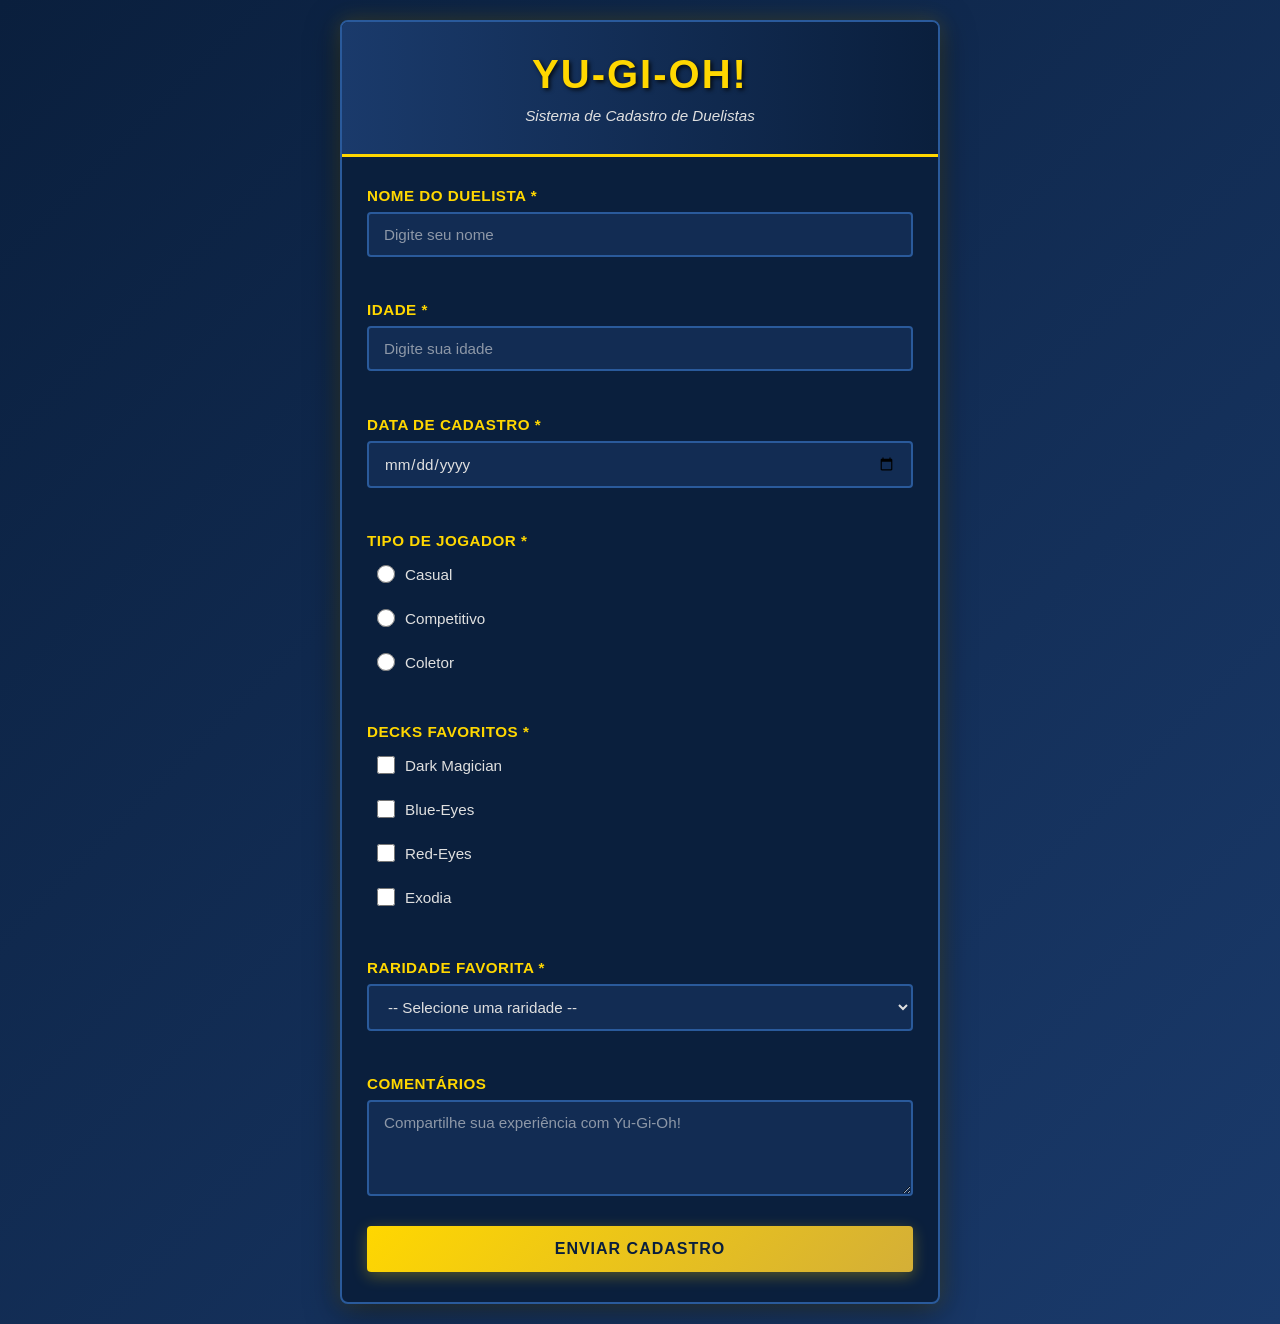
<file: Individual-Akihito/frontend/index.html>
<!DOCTYPE html>
<html lang="pt-BR">
<head>
  <meta charset="UTF-8">
  <meta name="viewport" content="width=device-width, initial-scale=1.0">
  <title>Yu-Gi-Oh! - Cadastro de Duelo</title>
  <link rel="stylesheet" href="style.css">
</head>
<body>
  <div class="container">
    <header class="header">
      <div class="logo">YU-GI-OH!</div>
      <p class="subtitle">Sistema de Cadastro de Duelistas</p>
    </header>

    <main class="form-container">
      <form id="formCadastro" class="form">
        <div class="form-group">
          <label for="nome">Nome do Duelista *</label>
          <input 
            type="text" 
            id="nome" 
            name="nome" 
            placeholder="Digite seu nome"
            required
          >
          <span class="error" id="erroNome"></span>
        </div>

        <div class="form-group">
          <label for="idade">Idade *</label>
          <input 
            type="number" 
            id="idade" 
            name="idade" 
            placeholder="Digite sua idade"
            min="1"
            max="120"
            required
          >
          <span class="error" id="erroIdade"></span>
        </div>

        <div class="form-group">
          <label for="dataCadastro">Data de Cadastro *</label>
          <input 
            type="date" 
            id="dataCadastro" 
            name="dataCadastro"
            required
          >
          <span class="error" id="erroData"></span>
        </div>

        <div class="form-group">
          <label>Tipo de Jogador *</label>
          <div class="radio-group">
            <div class="radio-item">
              <input 
                type="radio" 
                id="tipoPlayer" 
                name="tipoJogador" 
                value="Casual"
                required
              >
              <label for="tipoPlayer">Casual</label>
            </div>
            <div class="radio-item">
              <input 
                type="radio" 
                id="tipoCompetitivo" 
                name="tipoJogador" 
                value="Competitivo"
                required
              >
              <label for="tipoCompetitivo">Competitivo</label>
            </div>
            <div class="radio-item">
              <input 
                type="radio" 
                id="tipoColetor" 
                name="tipoJogador" 
                value="Coletor"
                required
              >
              <label for="tipoColetor">Coletor</label>
            </div>
          </div>
          <span class="error" id="erroTipo"></span>
        </div>

        <div class="form-group">
          <label>Decks Favoritos *</label>
          <div class="checkbox-group">
            <div class="checkbox-item">
              <input 
                type="checkbox" 
                id="darkMagician" 
                name="decks" 
                value="Dark Magician"
              >
              <label for="darkMagician">Dark Magician</label>
            </div>
            <div class="checkbox-item">
              <input 
                type="checkbox" 
                id="blueEyes" 
                name="decks" 
                value="Blue-Eyes"
              >
              <label for="blueEyes">Blue-Eyes</label>
            </div>
            <div class="checkbox-item">
              <input 
                type="checkbox" 
                id="redEyes" 
                name="decks" 
                value="Red-Eyes"
              >
              <label for="redEyes">Red-Eyes</label>
            </div>
            <div class="checkbox-item">
              <input 
                type="checkbox" 
                id="exodia" 
                name="decks" 
                value="Exodia"
              >
              <label for="exodia">Exodia</label>
            </div>
          </div>
          <span class="error" id="erroDecks"></span>
        </div>

        <div class="form-group">
          <label for="raridade">Raridade Favorita *</label>
          <select id="raridade" name="raridade" required>
            <option value="">-- Selecione uma raridade --</option>
          </select>
          <span class="error" id="erroRaridade"></span>
        </div>

        <div class="form-group">
          <label for="comentarios">Comentários</label>
          <textarea 
            id="comentarios" 
            name="comentarios" 
            placeholder="Compartilhe sua experiência com Yu-Gi-Oh!"
            rows="4"
          ></textarea>
        </div>

        <button type="submit" class="btn-submit">
          ENVIAR CADASTRO
        </button>
      </form>

      <div id="mensagem" class="mensagem" style="display: none;"></div>
    </main>
  </div>

  <script src="script.js"></script>
</body>
</html>
</file>
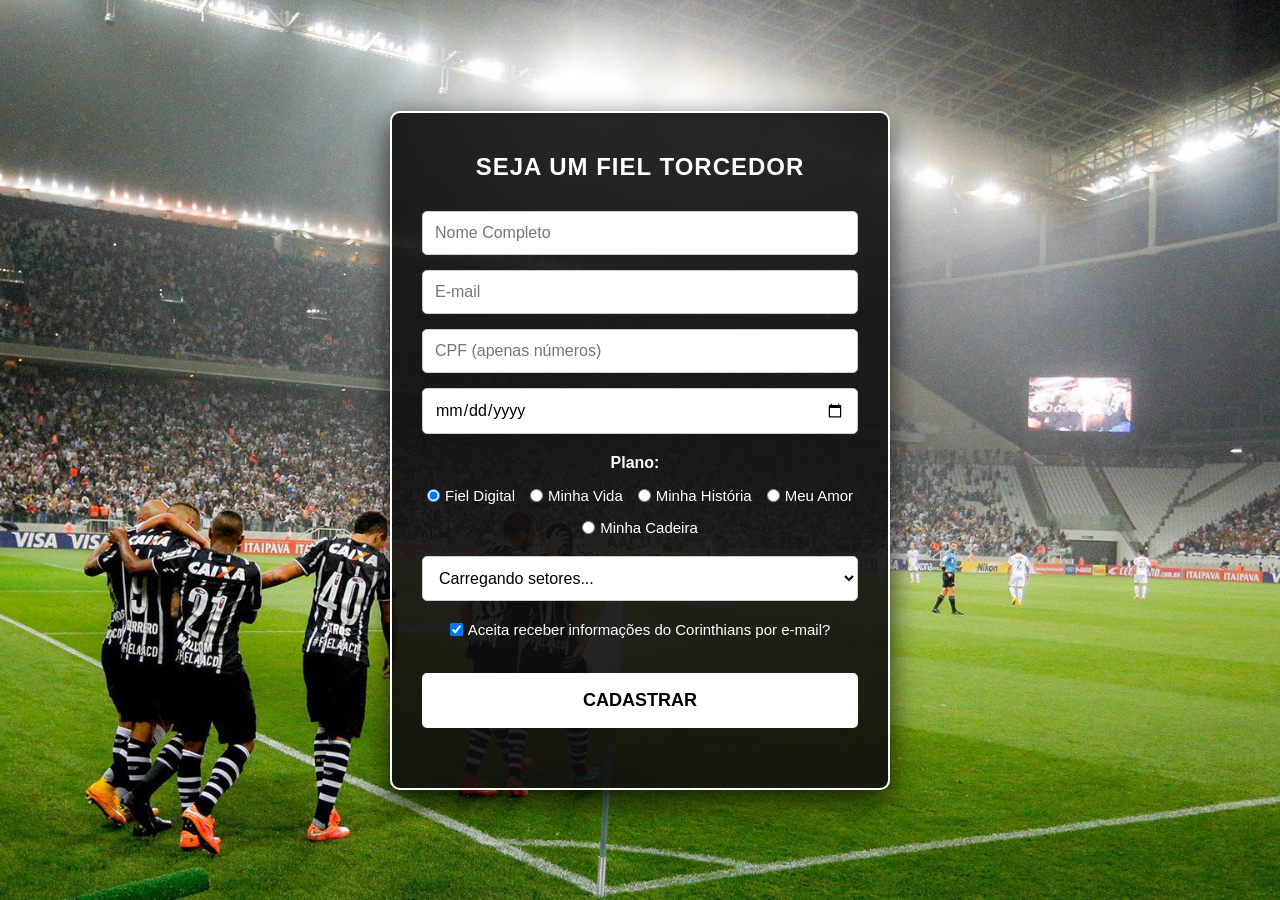
<file: Individual-Aquino/frontend/index.html>
<!DOCTYPE html>
<html lang="pt-br">
<head>
    <meta charset="UTF-8">
    <title>Cadastro - Fiel Torcedor</title>
    <link rel="stylesheet" href="style.css">
</head>
<body>
    <main class="containerC">
        <div class="box">
            <h1>Seja um Fiel Torcedor</h1>
            
            <form id="formCadastro" class="formulario">
                <input type="text" id="nome" placeholder="Nome Completo" required>
                <input type="email" id="email" placeholder="E-mail" required>
                <input type="text" id="cpf" placeholder="CPF (apenas números)" maxlength="11" required>
                <input type="date" id="dataNascimento" required>

                <div class="radio-group" style="flex-wrap: wrap;"> <span class="label-destaque" style="width: 100%;">Plano:</span>
                    <label><input type="radio" name="plano" value="Fiel Digital" checked> Fiel Digital</label>
                    <label><input type="radio" name="plano" value="Minha Vida"> Minha Vida</label>
                    <label><input type="radio" name="plano" value="Minha História"> Minha História</label>
                    <label><input type="radio" name="plano" value="Meu Amor"> Meu Amor</label>
                    <label><input type="radio" name="plano" value="Minha Cadeira"> Minha Cadeira</label>
                </div>

                <select id="setores" required>
                    <option value="">Carregando setores...</option>
                </select>

                <div class="checkbox-group">
                    <label>
                        <input type="checkbox" id="aceitaEmails" checked> Aceita receber informações do Corinthians por e-mail?
                    </label>
                </div>

                <button type="submit" id="btnCadastrar">CADASTRAR</button>
                <img src="imgs/loading2.webp" id="loading" class="gif-loading" style="display: none;" alt="Carregando...">
            </form>
            </form>
            
            <div id="cadastroResposta"></div>
        </div>
    </main>

    <script src="script.js"></script>
</body>
</html>
</file>
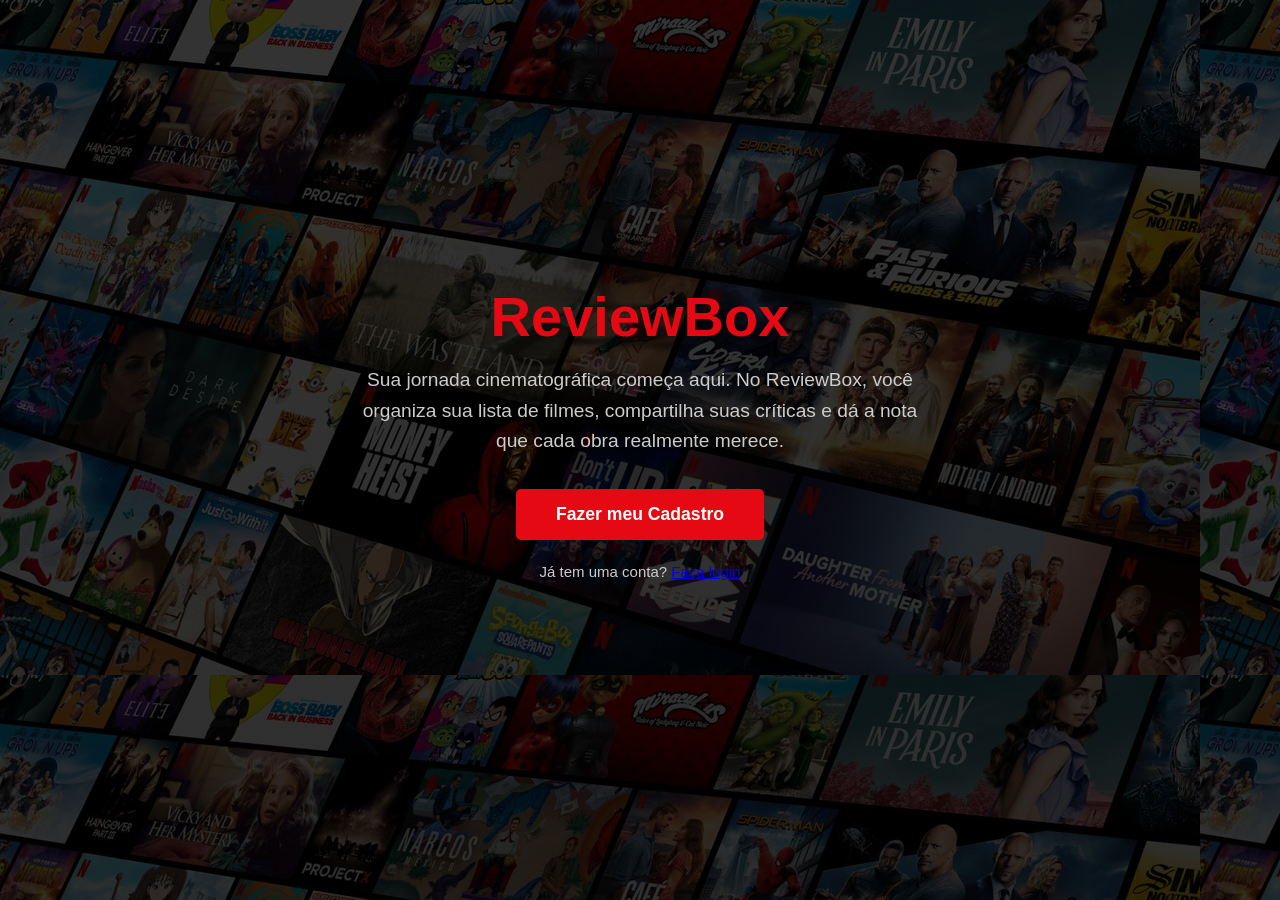
<file: Individual-Gabriele/frontend/index.html>
<!DOCTYPE html>
<html lang="pt-br">

<head>
  <meta charset="UTF-8">
  <meta name="viewport" content="width=device-width, initial-scale=1.0">
  <link rel="stylesheet" href="css/index.css">
  <title>ReviewBox</title>
</head>

<body>
  <div class="hero-container">
    <h1>ReviewBox</h1>
    <p>
      Sua jornada cinematográfica começa aqui.
      No ReviewBox, você organiza sua lista de filmes, compartilha suas críticas
      e dá a nota que cada obra realmente merece.
    </p>
    <button class="btn-start" id="btnIrParaCadastro">
      Fazer meu Cadastro
    </button>
    <p class="link-login">
      Já tem uma conta? <a href="login.html">Faça login</a>
  </div>

  <script src="js/index.js"></script>
</body>

</html>
</file>
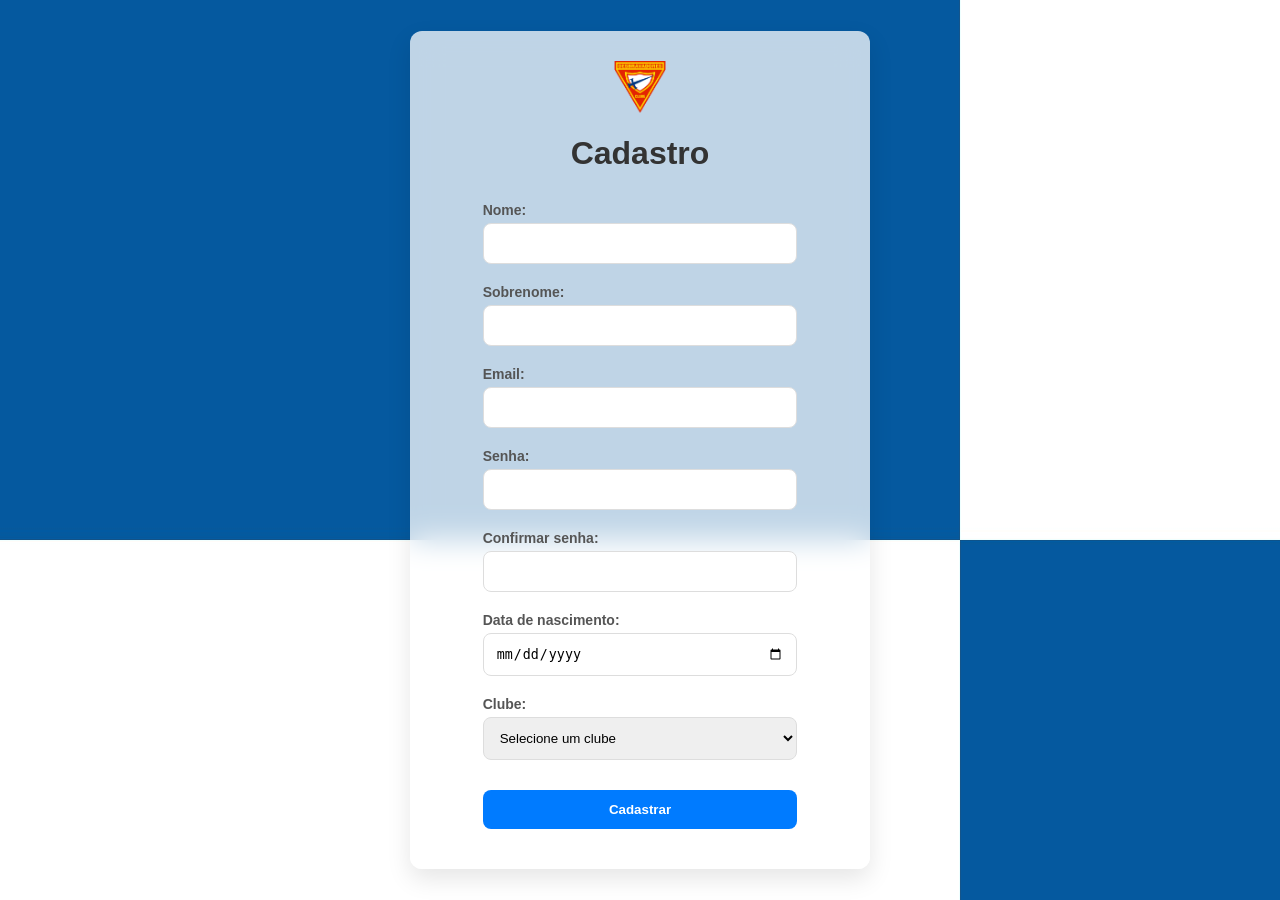
<file: Individual-Luiz/frontend/index.html>
<!DOCTYPE html>
<html lang="en">

<head>
  <meta charset="UTF-8">
  <meta name="viewport" content="width=device-width, initial-scale=1.0">
  <link rel="stylesheet" href="./style.css">
  <title>Projeto Individual</title>
</head>

<body>
  <div class="conteiner">
    <div class="box">

      <img src="./images/D1.webp" alt="Logo desbradadores D1">

      <h1>Cadastro</h1>

      <div class="campos">
        <p>Nome:</p>
        <input type="text" id="ipt_nome">
        <p>Sobrenome:</p>
        <input type="text" id="ipt_sobrenome">
        <p>Email:</p>
        <input type="text" id="ipt_email">
        <p>Senha:</p>
        <input type="password" id="ipt_senha">
        <p>Confirmar senha:</p>
        <input type="password" id="ipt_confirmsenha">
        <p>Data de nascimento:</p>
        <input type="date" id="ipt_dtNascimento">
        <p>Clube:</p>
        <select id="sel_clubes">
          <option value="#">Selecione um clube</option>
          <option value="nnhum">NENHUM</option>
          <option value="ALVORADA">ALVORADA</option>
          <option value="ANTARES">ANTARES</option>
          <option value="ÁRVORE DA VILA">ÁRVORE DA VILA</option>
          <option value="AURORA BOREAL">AURORA BOREAL</option>
          <option value="CENTAURO">CENTAURO</option>
          <option value="ESTRELA DO ORIENTE">ESTRELA DO ORIENTE</option>
          <option value="EVEREST MASTER">EVEREST MASTER</option>
          <option value="GAVIÃO REAL">GAVIÃO REAL</option>
          <option value="GEDEONES DE LOS ANDES">GEDEONES DE LOS ANDES</option>
          <option value="NOVA SEMENTE">NOVA SEMENTE</option>
          <option value="PIONEIROS DO CAMBUCI">PIONEIROS DO CAMBUCI</option>
          <option value="SOL NASCENTE">SOL NASCENTE</option>
          <option value="ÁGUIAS DE HAIA">ÁGUIAS DE HAIA</option>
          <option value="ALMIRANTE TAMANDARÉ">ALMIRANTE TAMANDARÉ</option>
          <option value="ALPHA SIRIÚS">ALPHA SIRIÚS</option>
          <option value="ARCO-ÍRIS">ARCO-ÍRIS</option>
          <option value="BETEL">BETEL</option>
          <option value="BORBA GATO">BORBA GATO</option>
          <option value="CAMPESTRE">CAMPESTRE</option>
        </select>
        <button onclick="cadastrar()">Cadastrar</button>
      </div>
    </div>
    <div class="box_alerta" id="alerta"></div>
  </div>
</body>

</html>

<script>
  function cadastrar() {
    let nome = ipt_nome.value
    let sobrenome = ipt_sobrenome.value
    let email = ipt_email.value
    let senha = ipt_senha.value
    let confirmSenha = ipt_confirmsenha.value
    let dtNascimento = ipt_dtNascimento.value
    let clube = sel_clubes.value

    let campos = ["ipt_nome", "ipt_sobrenome", "ipt_email", "ipt_senha", "ipt_confirmsenha", "ipt_dtNascimento", "sel_clubes"]

    let temErro = false;

    for (let id of campos) {
      const campo = document.getElementById(id);

      if (!campo.value || campo.value == "#") {
        console.log(`Campo ${id} obrigatório vazio`);
        campo.style.borderColor = "red";
        temErro = true;
      } else {
        campo.style.borderColor = "black";
      }
    }

    if (temErro) return;

    if (email.indexOf("@") == -1 || !email.endsWith(".com")) {
      const alerta = document.getElementById("alerta")
      alerta.style.display = "flex"
      alerta.innerHTML = "Email inválido (deve conter @ e terminar com .com)!"
      document.getElementById("ipt_email").style.borderColor = "red";
      return
    }
    if (!/[!@#$%&*]/.test(senha)) {
      const alerta = document.getElementById("alerta")
      alerta.style.display = "flex"
      alerta.innerHTML = "A senha deve conter um caractere especial!"
      document.getElementById("ipt_senha").style.borderColor = "red";
      return
    }
    if (!/[A-Z]/.test(senha)) {
      const alerta = document.getElementById("alerta")
      alerta.style.display = "flex"
      alerta.innerHTML = "A senha deve conter letra maiuscula!"
      document.getElementById("ipt_senha").style.borderColor = "red";
      return
    }
    if (!/[a-z]/.test(senha)) {
      const alerta = document.getElementById("alerta")
      alerta.style.display = "flex"
      alerta.innerHTML = "A senha deve conter letra minuscula!"
      document.getElementById("ipt_senha").style.borderColor = "red";
      return
    }
    if (!/[0-9]/.test(senha)) {
      const alerta = document.getElementById("alerta")
      alerta.style.display = "flex"
      alerta.innerHTML = "A senha deve um numero!"
      document.getElementById("ipt_senha").style.borderColor = "red";
      return
    }
    if (senha != confirmSenha) {
      const alerta = document.getElementById("alerta")
      alerta.style.display = "flex"
      alerta.innerHTML = "As senhas não coincidem!"
      document.getElementById("ipt_senha").style.borderColor = "red";
      document.getElementById("ipt_confirmsenha").style.borderColor = "red";
      return
    }

    document.getElementById("alerta").style.display = "none"


    fetch("http://localhost:8080/usuarios", {
      method: "POST",
      headers: {
        "Content-Type": "application/json",
      },
      body: JSON.stringify({
        nome: nome,
        sobrenome: sobrenome,
        email: email,
        senha: senha,
        dtNascimento: dtNascimento,
        clube: clube
      })
    })
      .then(function (resposta) {
        console.log("Resposta: ", resposta)

        if (resposta.ok) {
          console.log("Cadastro realizado com sucesso!")
          const alerta = document.getElementById("alerta");
          alerta.style.display = "flex";
          alerta.innerHTML = "Cadastro realizado com sucesso!";
          alerta.className = "sucesso-alerta";

          setTimeout(() => {
            alerta.style.opacity = "0";

            setTimeout(() => {
              alerta.style.display = "none";
              alerta.style.opacity = "1";
            }, 500);
          }, 3000);
        } else {
          throw "Erro ao realizar o cadastro!"
        }
      })
      .catch(function (resposta) {
        console.log(`Erro: ${resposta}`)
      })

    return false
  }
</script>
</file>
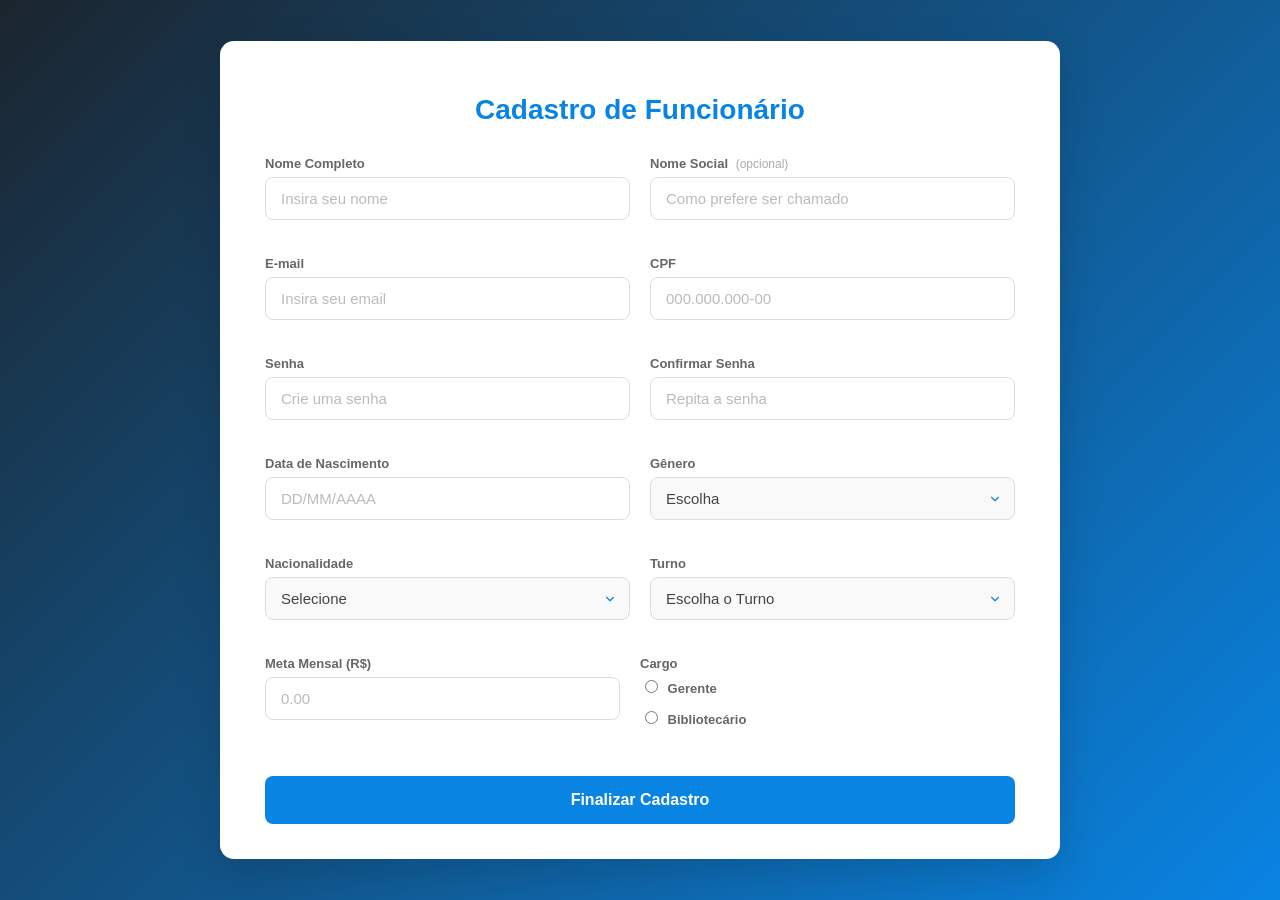
<file: Individual-Caio/frontend/cadastroFuncionario.html>
<!DOCTYPE html>
<html lang="pt-br">

<head>
    <meta charset="UTF-8">
    <meta name="viewport" content="width=device-width, initial-scale=1.0">
    <title>Cadastro de Funcionário</title>
    <link rel="stylesheet" href="index.css">
</head>

<body>

    <div class="registration-container">
        <h1>Cadastro de Funcionário</h1>

        <form id="form_cadastro">
            <div class="row">
                <div class="input-group">
                    <label for="ipt_nome">Nome Completo</label>
                    <input type="text" id="ipt_nome" placeholder="Insira seu nome" required>
                    <div id="msg_erro_nome" class="error-msg"></div>
                </div>
                <div class="input-group">
                    <label for="ipt_nomeSocial">Nome Social <span class="optional-label">(opcional)</span></label>
                    <input type="text" id="ipt_nomeSocial" placeholder="Como prefere ser chamado">
                    <div id="msg_erro_nomeSocial" class="error-msg"></div>
                </div>
            </div>

            <div class="row">
                <div class="input-group">
                    <label for="ipt_email">E-mail</label>
                    <input type="email" id="ipt_email" placeholder="Insira seu email" required>
                    <div id="msg_erro_email" class="error-msg"></div>
                </div>
                <div class="input-group">
                    <label for="ipt_cpf">CPF</label>
                    <input type="text" id="ipt_cpf" placeholder="000.000.000-00" required>
                    <div id="msg_erro_cpf" class="error-msg"></div>
                </div>
            </div>

            <div class="row">
                <div class="input-group">
                    <label for="ipt_senha">Senha</label>
                    <input type="password" id="ipt_senha" placeholder="Crie uma senha" required>
                    <div id="msg_erro_senha" class="error-msg"></div>
                </div>
                <div class="input-group">
                    <label for="ipt_confirmarSenha">Confirmar Senha</label>
                    <input type="password" id="ipt_confirmarSenha" placeholder="Repita a senha" required>
                    <div id="msg_erro_confSenha" class="error-msg"></div>
                </div>
            </div>

            <div class="row">
                <div class="input-group">
                    <label for="ipt_dtNasc">Data de Nascimento</label>
                    <input type="text" id="ipt_dtNasc" placeholder="DD/MM/AAAA" maxlength="10">
                    <div id="msg_erro_dtNasc" class="error-msg"></div>
                </div>
                <div class="input-group">
                    <label for="slc_sexo">Gênero</label>
                    <select id="slc_sexo" required>
                        <option value="" disabled selected>Escolha</option>
                        <option value="F">Feminino</option>
                        <option value="M">Masculino</option>
                    </select>
                    <div id="msg_erro_sexo" class="error-msg"></div>
                </div>
            </div>

            <div class="row">
                <div class="input-group">
                    <label for="slc_nacionalidade">Nacionalidade</label>
                    <select id="slc_nacionalidade" required>
                        <option value="" disabled selected>Selecione</option>
                        <option value="br">Brasil (BR)</option>
                        <option value="pt">Portugal (PT)</option>
                        <option value="us">Estados Unidos (US)</option>
                    </select>
                    <div id="msg_erro_nacionalidade" class="error-msg"></div>
                </div>
                <div class="input-group">
                    <label for="slc_turno">Turno</label>
                    <select id="slc_turno" required>
                        <option value="" disabled selected>Escolha o Turno</option>
                        <option value="Matutino">Matutino</option>
                        <option value="Vespertino">Vespertino</option>
                        <option value="Noturno">Noturno</option>
                    </select>
                    <div id="msg_erro_turno" class="error-msg"></div>
                </div>
            </div>

            <div class="row">
                <div class="input-group">
                    <label for="ipt_metaMensal">Meta Mensal (R$)</label>
                    <input type="number" step="0.01" id="ipt_metaMensal" placeholder="0.00" required>
                    <div id="msg_erro_meta" class="error-msg"></div>
                </div>
                <div class="input-group">
                    <label>Cargo</label>
                    <div class="radio-group">
                        <label><input type="radio" name="opcao" value="1"> Gerente</label>
                        <label><input type="radio" name="opcao" value="2"> Bibliotecário</label>
                    </div>
                </div>
                <div id="msg_erro_cargo" class="error-msg"></div>
            </div>
            <button type="button" onclick="cadastrar()" class="btn-submit">Finalizar Cadastro</button>
    </div>


    </form>
    </div>

</body>

</html>
<script>

    function cadastrar() {
        const divsErro = document.querySelectorAll('.error-msg');
        divsErro.forEach(div => div.innerHTML = "");

        const nome = document.getElementById('ipt_nome').value;
        const nomeSocial = document.getElementById('ipt_nomeSocial').value;
        const email = document.getElementById('ipt_email').value;
        const cpf = document.getElementById('ipt_cpf').value.replace(/\D/g, '');
        const senha = document.getElementById('ipt_senha').value;
        const confSenha = document.getElementById('ipt_confirmarSenha').value;
        const dtNasc = document.getElementById('ipt_dtNasc').value;
        const sexo = document.getElementById('slc_sexo').value;
        const nacionalidade = document.getElementById('slc_nacionalidade').value;
        const turno = document.getElementById('slc_turno').value;
        const metaMensal = document.getElementById('ipt_metaMensal').value;
        // const regexSenha = /^(?=.*[a-z])(?=.*[A-Z])(?=.*\d)(?=.*[@$!%*?&])[A-Za-z\d@$!%*?&]{8,}$/;
        const cargo = document.getElementById('slc_cargos').value;

        const partes = dtNasc.split('/');
        const dtFormatada = `${partes[2]}-${partes[1]}-${partes[0]}`;

        if (nome == null || nome == "") {
            msg_erro_nome.innerHTML = "Nome é obrigatório";
            return
        }
        if (dtNasc == null || dtNasc == "") {
            msg_erro_dtNasc.innerHTML = "Data de Nascimento é obrigatório";
            return
        }
        if (cpf == null || cpf == "") {
            msg_erro_cpf.innerHTML = "CPF é obrigatório";
            return
        }
        if (email == null || email == "") {
            msg_erro_email.innerHTML = "Email é obrigatório";
            return
        }
        if (senha == null || senha == "") {
            msg_erro_senha.innerHTML = "Senha é obrigatório";
            return
        }
        if (confSenha == null || confSenha == "") {
            msg_erro_confSenha.innerHTML = "A confirmação de senha é obrigatório";
            return
        }
        if (confSenha != senha) {
            msg_erro_confSenha.innerHTML = "As senhas não são iguais";
            return
        }


        const json = {
            nome: nome,
            email: email,
            senha: senha,
            cpf: cpf,
            sexo: sexo,
            nomeSocial: nomeSocial,
            nacionalidade: nacionalidade,
            dtNasc: dtFormatada,
            turno: turno,
            metaMensal: parseFloat(metaMensal),
            cargo: parseInt(cargo)
        };

        console.log("Enviando JSON:", JSON.stringify(json));

        fetch('http://localhost:8080/funcionarios/cadastro', {
            method: 'POST',
            headers: {
                'Content-Type': 'application/json'
            },
            body: JSON.stringify(json)
        })
            .then(async (response) => {
                if (response.ok) {
                    alert("Cadastro realizado com sucesso!");
                    window.location.reload();
                } else {

                    const erroJson = await response.json();

                    console.log("Erro detalhado:", erroJson);

                    alert(`${erroJson.error}: ${erroJson.message}`);
                }
            })
            .catch(error => {
                console.error("Erro crítico de rede:", error);
                alert("Não foi possível conectar ao servidor.");
            });

    }
</script>
</file>
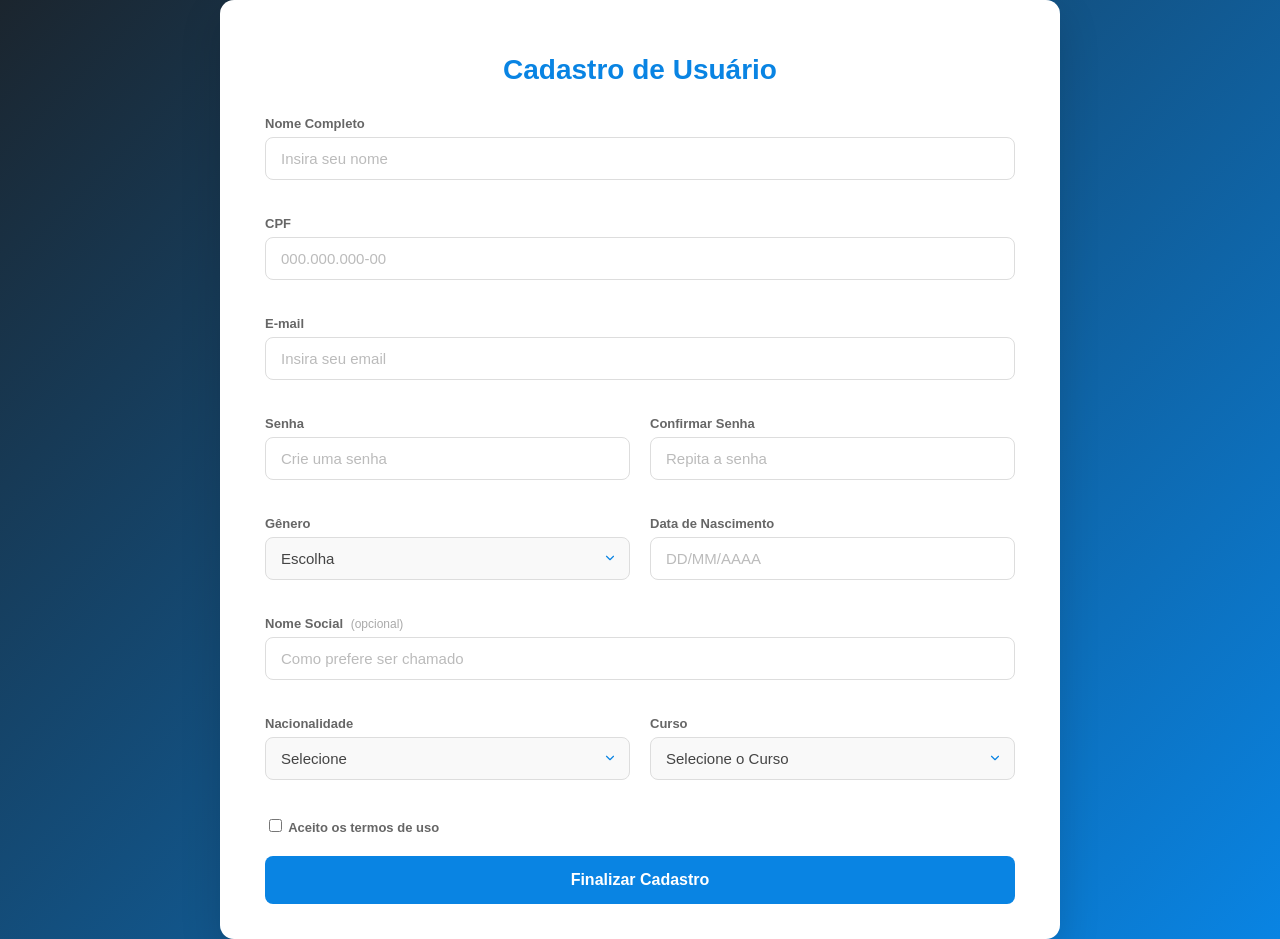
<file: Individual-Caio/frontend/cadastroUsuario.html>
<!DOCTYPE html>
<html lang="en">

<head>
  <meta charset="UTF-8">
  <meta name="viewport" content="width=device-width, initial-scale=1.0">
  <link rel="stylesheet" href="index.css">
  <title>Projeto Individual</title>
</head>

<body>
  <div class="registration-container">
    <h1>Cadastro de Usuário</h1>

    <form id="form_cadastro">
      <div class="input-group">
        <label for="ipt_nome">Nome Completo</label>
        <input type="text" id="ipt_nome" placeholder="Insira seu nome" required>
        <div id="msg_erro_nome" class="error-msg"></div>
      </div>

      <div class="input-group">
        <label for="ipt_cpf">CPF</label>
        <input type="text" id="ipt_cpf" placeholder="000.000.000-00" required>
        <div id="msg_erro_cpf" class="error-msg"></div>
      </div>

      <div class="input-group">
        <label for="ipt_email">E-mail</label>
        <input type="email" id="ipt_email" placeholder="Insira seu email" required>
        <div id="msg_erro_email" class="error-msg"></div>
      </div>

      <div class="row">
        <div class="input-group">
          <label for="ipt_senha">Senha</label>
          <input type="password" id="ipt_senha" placeholder="Crie uma senha" required>
          <div id="msg_erro_senha" class="error-msg"></div>
        </div>
        <div class="input-group">
          <label for="ipt_confirmarSenha">Confirmar Senha</label>
          <input type="password" id="ipt_confirmarSenha" placeholder="Repita a senha" required>
          <div id="msg_erro_confSenha" class="error-msg"></div>
        </div>
      </div>

      <div class="row">
        <div class="input-group">
          <label for="slc_sexo">Gênero</label>
          <select id="slc_sexo" required>
            <option value="" disabled selected>Escolha</option>
            <option value="F">Feminino</option>
            <option value="M">Masculino</option>
          </select>
          <div id="msg_erro_sexo" class="error-msg"></div>
        </div>
        <div class="input-group">
          <label for="ipt_dtNasc">Data de Nascimento</label>
          <input type="text" id="ipt_dtNasc" placeholder="DD/MM/AAAA" maxlength="10">
          <div id="msg_erro_dtNasc" class="error-msg"></div>
        </div>
      </div>

      <div class="input-group">
        <label for="ipt_nomeSocial">Nome Social <span class="optional-label">(opcional)</span></label>
        <input type="text" id="ipt_nomeSocial" placeholder="Como prefere ser chamado">
        <div id="msg_erro_nomeSocial" class="error-msg"></div>
      </div>

      <div class="row">
        <div class="input-group">
          <label for="ipt_nacionalidade">Nacionalidade</label>
          <select id="ipt_nacionalidade" required>
            <option value="" disabled selected>Selecione</option>
            <option value="br">Brasil (BR)</option>
            <option value="pt">Portugal (PT)</option>
            <option value="us">Estados Unidos (US)</option>
          </select>
          <div id="msg_erro_nacionalidade" class="error-msg"></div>
        </div>

        <div class="input-group">
          <label for="cursos">Curso</label>
          <select id="cursos" required>
            <option value="" disabled selected>Selecione o Curso</option>
          </select>
          <div id="msg_erro_cursos" class="error-msg"></div>
        </div>
      </div>
      <label class="checkbox-item">
        <input type="checkbox" id="termos">
        Aceito os termos de uso
      </label>
      <button type="button" onclick="cadastrar()" class="btn-submit">Finalizar Cadastro</button>
    </form>
  </div>

</body>

</html>
<script>



  fetch("http://localhost:8080/Cursos")
    .then(response => response.json())
    .then(cursos => {

      const select = document.getElementById("cursos");

      cursos.forEach(curso => {

        const option = document.createElement("option");

        option.value = curso.id;
        option.textContent = curso.nome;

        select.appendChild(option);
      });

      console.log(cursos)
    })
    .catch(error => console.error("Erro:", error));

  function cadastrar() {

    const nome = document.getElementById('ipt_nome').value;
    const dtNasc = document.getElementById('ipt_dtNasc').value;
    const cpf = document.getElementById('ipt_cpf').value;
    const email = document.getElementById('ipt_email').value;
    const senha = document.getElementById('ipt_senha').value;
    // const regexSenha = /^(?=.*[a-z])(?=.*[A-Z])(?=.*\d)(?=.*[@$!%*?&])[A-Za-z\d@$!%*?&]{8,}$/;
    const confSenha = document.getElementById('ipt_confirmarSenha').value;
    const sexo = document.getElementById('slc_sexo').value;
    const nomeSocial = document.getElementById('ipt_nomeSocial').value;
    const nacionalidade = document.getElementById('ipt_nacionalidade').value;
    const cursos = document.getElementById('cursos').value;;

    const partes = dtNasc.split('/');
    const cpfLimpo = cpf.replace(/\D/g, '');

    const dtFormatada = `${partes[2]}-${partes[1]}-${partes[0]}`;

    console.log("Digitado (BR):", cpfLimpo);

    if (nome == null || nome == "") {
      msg_erro_nome.innerHTML = "Nome é obrigatório";
      return
    }
    if (dtNasc == null || dtNasc == "") {
      msg_erro_dtNasc.innerHTML = "Data de Nascimento é obrigatório";
      return
    }
    if (cpf == null || cpf == "") {
      msg_erro_cpf.innerHTML = "CPF é obrigatório";
      return
    }
    if (email == null || email == "") {
      msg_erro_email.innerHTML = "Email é obrigatório";
      return
    }
    if (senha == null || senha == "") {
      msg_erro_senha.innerHTML = "Senha é obrigatório";
      return
    }
    // if (!regexSenha.test(senha)) {
    //   msg_erro_senha.innerHTML = "A senha deve ter 8+ caracteres, com maiúscula, minúscula, número e símbolo";
    //   return
    // }
    if (confSenha == null || confSenha == "") {
      msg_erro_confSenha.innerHTML = "A confirmação de senha é obrigatório";
      return
    }
    if (confSenha != senha) {
      msg_erro_confSenha.innerHTML = "As senhas não são iguais";
      return
    }

    console.log(nome, email, confSenha, cpfLimpo, sexo, nomeSocial, nacionalidade, dtFormatada, cursos);
    

    var json = {
      "nome": nome,
      "email": email,
      "senha": confSenha,
      "cpf": cpfLimpo,
      "sexo": sexo,
      "nomeSocial": nomeSocial,
      "nacionalidade": nacionalidade,
      "dtNasc": dtFormatada,
      "fkCurso": Number(cursos)
    }


    fetch('http://localhost:8080/alunos/cadastro', {
      method: 'POST',
      headers: {
        'Content-Type': 'application/json'
      },
      body: JSON.stringify(json)
    })
      .then(resposta => {
        if (resposta.ok) {
          return resposta.json();
        }
        throw new Error('Erro ao tentar cadastrar');
      })
      .then(dadosDeRetorno => {
        console.log('Sucesso:', dadosDeRetorno);
        alert('Usuário cadastrado com sucesso!');
        window.location.href = "login.html"
      })
      .catch(erro => {
        console.error('Erro na requisição:', erro);
        alert('Houve um erro na comunicação com o servidor.');
      });


    const aceitou = document.getElementById("termos").checked;

    if (!aceitou) {
      alert("Você precisa aceitar os termos");
      return;
    }
  }





</script>
</file>
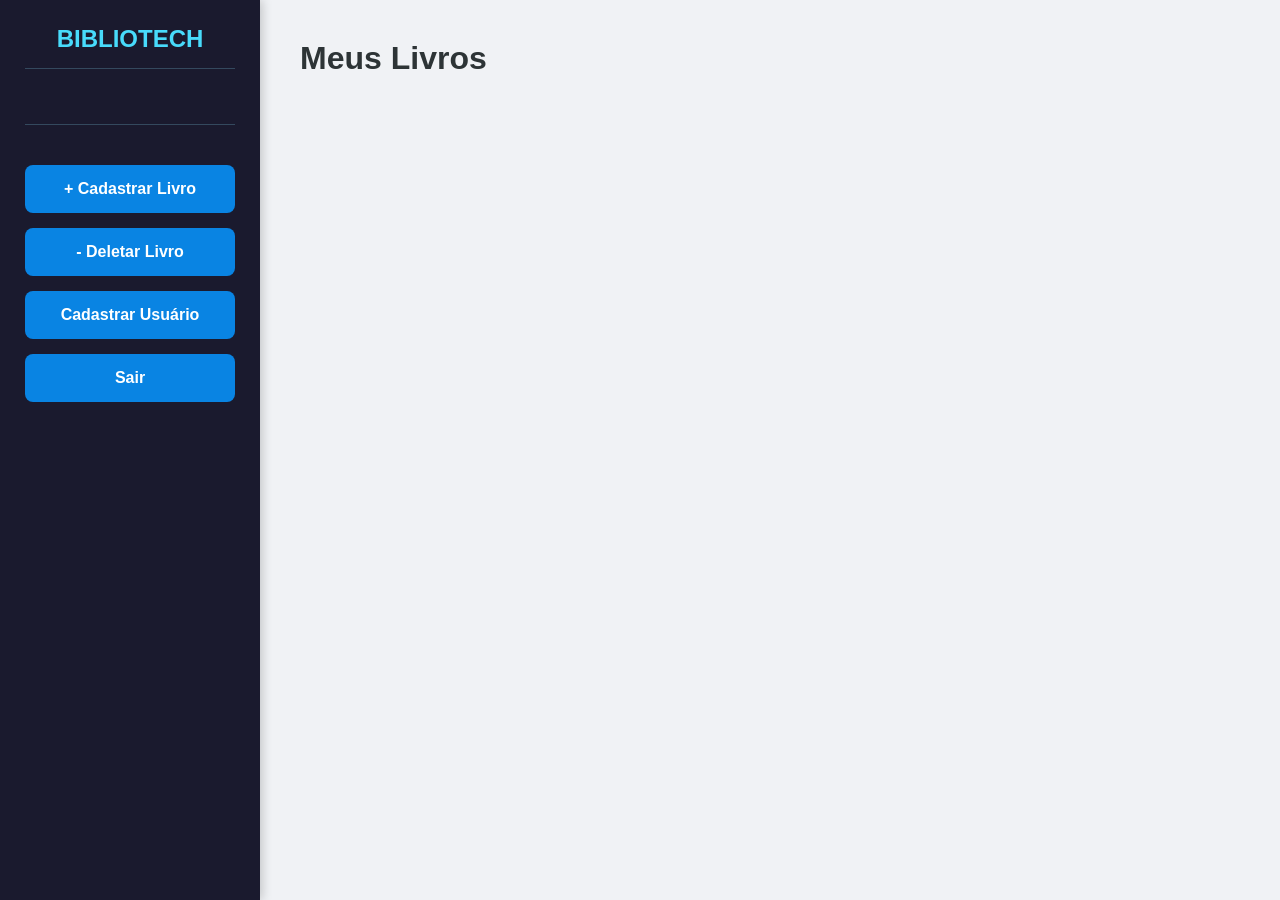
<file: Individual-Caio/frontend/catalogoLivros.html>
<!DOCTYPE html>
<html lang="en">

<head>
    <meta charset="UTF-8">
    <meta name="viewport" content="width=device-width, initial-scale=1.0">
    <link rel="stylesheet" href="catalogo.css">
    <title>Catalogo livros</title>
</head>

<body>
    <aside class="sidebar">
        <h2>BIBLIOTECH</h2>
        <h3 id="nomeNav"></h3>
        <button id="btnCadastrarLivro" class="btn-nav" onclick="abrirModal()">+ Cadastrar Livro</button>
        <button id="btnDeletarLivro" class="btn-nav" onclick="abrirModalDelete()">- Deletar Livro</button>
        <button id="btnCadastrarUsuario" class="btn-nav" onclick="cadastro()"> Cadastrar Usuário</button>
        <button id="btnSair" class="btn-nav" onclick="sair()"> Sair </button>



        <!-- <button class="btn-nav" style="background-color: transparent; border: 1px solid #34495e;">Ver Catálogo</button> -->
    </aside>

    <main class="main-content">
        <h1>Meus Livros</h1>
        <div id="catalogo_lista" class="catalogo-grid">
        </div>
    </main>

    <div id="modal_cadastro" class="modal-overlay">
        <div class="modal-content">
            <span class="close-btn" onclick="fecharModal()">&times;</span>
            <h3>Novo Livro</h3>
            <form id="form_livro">
                <label>Título</label>
                <input type="text" id="ipt_titulo" placeholder="Ex: Dom Casmurro" required>

                <div style="display: flex; gap: 10px;">
                    <div style="flex: 1;">
                        <label>Gênero</label>
                        <label for="slc_genero">Gênero</label>
                        <select id="slc_genero" required>
                            <option value="" disabled selected>Selecione o Gênero</option>
                            <option value="1">Ficção</option>
                            <option value="2">Romance</option>
                            <option value="3">Fantasia</option>
                            <option value="4">Ficção Científica</option>
                            <option value="5">Terror</option>
                            <option value="6">Suspense</option>
                            <option value="7">Mistério</option>
                            <option value="8">Drama</option>
                            <option value="9">Aventura</option>
                            <option value="10">Biografia</option>
                            <option value="11">Autobiografia</option>
                            <option value="12">História</option>
                            <option value="13">Autoajuda</option>
                            <option value="14">Negócios</option>
                            <option value="15">Educação</option>
                            <option value="16">Infantil</option>
                            <option value="17">Juvenil</option>
                            <option value="18">Religião</option>
                            <option value="19">Filosofia</option>
                            <option value="20">Tecnologia</option>
                            <option value="21">Saúde</option>
                            <option value="22">Psicologia</option>
                            <option value="23">Poesia</option>
                            <option value="24">HQ / Quadrinhos</option>
                        </select>
                    </div>
                </div>

                <button type="button" onclick="cadastrar()" class="btn-save">Adicionar ao Catálogo</button>
            </form>
        </div>
    </div>
    <div id="modal_delete" class="modal-overlay">
        <div class="modal-content">
            <span class="close-btn" onclick="fecharModalDelete()">&times;</span>
            <h3>Deletar Livro</h3>

            <label>ID do Livro</label>
            <input type="number" id="ipt_id_delete" placeholder="Digite o ID do livro">

            <button onclick="deletarLivro()" class="btn-save" style="background-color: #c0392b;">Deletar</button>
        </div>
    </div>

    <div id="notificacao" class="notificacao"></div>
</body>

</html>
<script>

    const usuario = JSON.parse(sessionStorage.getItem("usuarioLogado"));

    if (usuario.tipo !== 1) {
        console.log("Entrei aqui");
        
        fetch(`http://localhost:8080/alunos/buscarUsuario/${encodeURIComponent(usuario.email)}`, {
            method: 'GET',
            headers: {
                'Content-Type': 'application/json'
            },
        })
            .then(resposta => {
                if (resposta.ok) {
                    return resposta.json();
                    
                }
                throw new Error('Erro ao tentar cadastrar');
            })
            .then(dadosDeRetorno => {
                usuario.nome = dadosDeRetorno.nome
                console.log("voltou algum dado", usuario.nome)
                nomeNav.innerHTML = `Olá, ${usuario.nome}`

            })
            .catch(erro => {
                console.error('Erro na requisição:', erro);
                alert('Houve um erro na comunicação com o servidor.');
            });
    } else{
    
        fetch(`http://localhost:8080/funcionarios/buscarUsuario/${encodeURIComponent(usuario.email)}`, {
            method: 'GET',
            headers: {
                'Content-Type': 'application/json'
            },
        })
            .then(resposta => {
                if (resposta.ok) {
                    return resposta.json();
                    
                }
                throw new Error('Erro ao tentar cadastrar');
            })
            .then(dadosDeRetorno => {
                usuario.nome = dadosDeRetorno.nome
                console.log("voltou algum dado", usuario.nome)
                nomeNav.innerHTML = `Olá, ${usuario.nome}`

            })
            .catch(erro => {
                console.error('Erro na requisição:', erro);
                alert('Houve um erro na comunicação com o servidor.');
            });
    }


    window.onload = function () {

        if (usuario.tipo !== 1) {
            document.getElementById("btnCadastrarLivro").style.display = "none";
            document.getElementById("btnDeletarLivro").style.display = "none";
            document.getElementById("btnCadastrarUsuario").style.display = "none";
        }

    };

    function mostrarNotificacao(mensagem, tipo = "sucesso") {
        const notif = document.getElementById("notificacao");

        notif.textContent = mensagem;
        notif.className = "notificacao mostrar";

        if (tipo === "erro") {
            notif.classList.add("erro");
        }

        setTimeout(() => {
            notif.classList.remove("mostrar");
        }, 3000);
    }

    function abrirModal() {

        document.getElementById('modal_cadastro').style.display = 'flex';
    }

    function fecharModal() {
        document.getElementById('modal_cadastro').style.display = 'none';
    }

    window.onclick = function (event) {
        const modal = document.getElementById('modal_cadastro');
        if (event.target == modal) {
            fecharModal();
        }
    }


    async function cadastrar() {
        const tituloInput = document.getElementById('ipt_titulo').value;
        const generoSelect = document.getElementById('slc_genero').value;

        if (!tituloInput || !generoSelect) {
            alert("Preencha os campos!");
            return;
        }

        const tituloURL = encodeURIComponent(tituloInput.trim());

        const url = `http://localhost:8080/livros/buscarLivros/${tituloURL}/${generoSelect}`;


        try {
            const response = await fetch(url, {
                method: 'POST',
                headers: {
                    'Content-Type': 'application/json'
                },
            });

            if (response.ok) {
                const resultado = await response.json();
                mostrarNotificacao("Livro Cadastrado!");
            } else {
                const textoErro = await response.text();
                alert(`Erro ${response.status}: ${textoErro}`);
            }
            fecharModal();
            window.location.reload();

        } catch (error) {
            console.error("Erro de conexão:", error);
            alert("Não foi possível conectar ao servidor.");
        }
    }





    function abrirModalDelete() {
        document.getElementById('modal_delete').style.display = 'flex';
    }

    function fecharModalDelete() {
        document.getElementById('modal_delete').style.display = 'none';
    }

    async function deletarLivro() {

        const id = document.getElementById("ipt_id_delete").value;

        if (!id) {
            alert("Digite o ID do livro!");
            return;
        }

        if (!confirm("Tem certeza que deseja deletar?")) {
            return;
        }

        try {
            const response = await fetch(`http://localhost:8080/livros/${id}`, {
                method: "DELETE"
            });

            if (response.ok) {
                fecharModalDelete();
                mostrarNotificacao("Livro deletado com sucesso!");

                setTimeout(() => {
                    window.location.reload();
                }, 2000);


            } else {
                mostrarNotificacao("Livro não encontrado.", "erro");
            }

        } catch (error) {
            console.error(error);
            alert("Erro ao conectar com servidor.");
        }
    }




    fetch("http://localhost:8080/livros")
        .then(res => res.json())
        .then(livros => {

            const lista = document.getElementById("catalogo_lista");

            livros.forEach(livro => {

                lista.innerHTML += `
                <div class="livro-card">
                    <h3>${livro.titulo}</h3>
                    <p><strong>Id:</strong> ${livro.id}</p>
                    <p><strong>Autor:</strong> ${livro.autor}</p>
                    <p><strong>Gênero:</strong> ${livro.genero}</p>
                </div>
            `;

            });

        })
        .catch(error => console.error("Erro:", error));




    function cadastro() {
        window.location.href = "cadastroFuncionario.html";
    }


    function sair() {

            sessionStorage.removeItem('usuarioLogado');
            sessionStorage.clear();
            window.location.href = "login.html"
        
    }

</script>
</file>
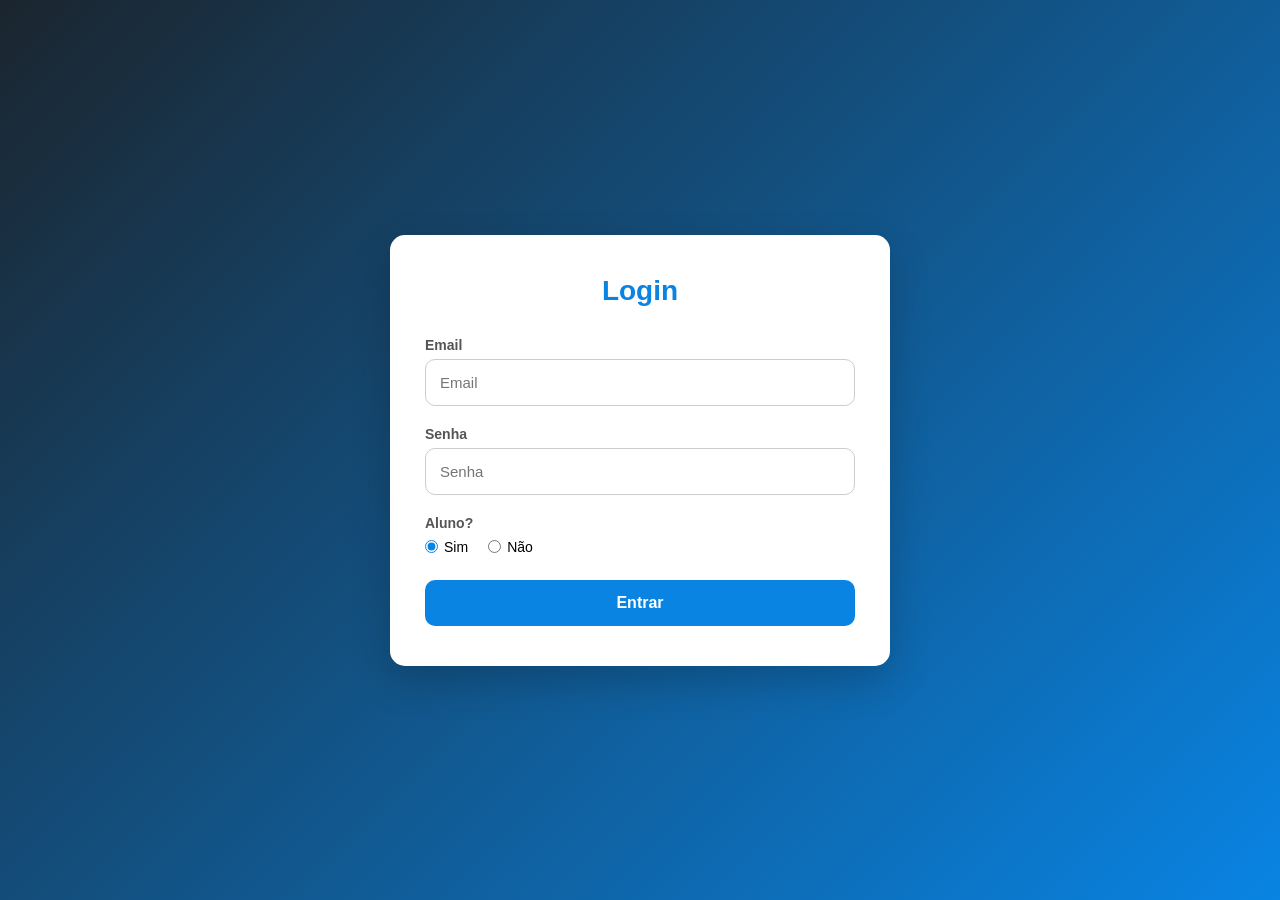
<file: Individual-Caio/frontend/login.html>
<!DOCTYPE html>
<html lang="en">

<head>
    <meta charset="UTF-8">
    <meta name="viewport" content="width=device-width, initial-scale=1.0">
    <link rel="stylesheet" href="login.css">
    <title>Login</title>
</head>

<body>
    <div class="login-container">
        <div class="login-card">
            <h2>Login</h2>
            <label>Email</label>
            <input type="email" id="ipt_email" placeholder="Email">
            <label>Senha</label>
            <input type="password" id="ipt_senha" placeholder="Senha">

            <div class="radio-container">
                <span class="radio-title">Aluno?</span>
                <div class="radio-options">
                    <div class="radio-item">
                        <input type="radio" name="aluno" value="0" checked>
                        <label for="aluno_sim">Sim</label>
                    </div>
                    <div class="radio-item">
                        <input type="radio"  name="aluno" value="1">
                        <label for="aluno_nao">Não</label>
                    </div>
                </div>
            </div>
            <button onclick="fazerLogin()">Entrar</button>
        </div>
    </div>
</body>

</html>
<script>


    async function fazerLogin() {

        const email = document.getElementById("ipt_email").value;
        const senha = document.getElementById("ipt_senha").value;
        const radio = Number(document.querySelector('input[name="aluno"]:checked').value);

        const jsonUsuario = {
            nome: "",
            email: email,
            senha: senha,
            tipo: radio
        }

        if(radio != 1){
        const response = await fetch("http://localhost:8080/alunos/login", {
            method: "POST",
            headers: {
                "Content-Type": "application/json"
            },
            body: JSON.stringify(jsonUsuario)
        });

        if (response.ok) {
            alert("Login realizado com sucesso!");

            sessionStorage.setItem('usuarioLogado', JSON.stringify(jsonUsuario))

            window.location.href = "catalogoLivros.html";
        } else {
            alert("Email ou senha inválidos");
        }
    }else{
        const response = await fetch("http://localhost:8080/funcionarios/login", {
            method: "POST",
            headers: {
                "Content-Type": "application/json"
            },
            body: JSON.stringify(jsonUsuario)
        });

        if (response.ok) {
            alert("Login realizado com sucesso!");

            sessionStorage.setItem('usuarioLogado', JSON.stringify(jsonUsuario))

            window.location.href = "catalogoLivros.html";
        } else {
            alert("Email ou senha inválidos");
        }
    }

    }
</script>
</file>
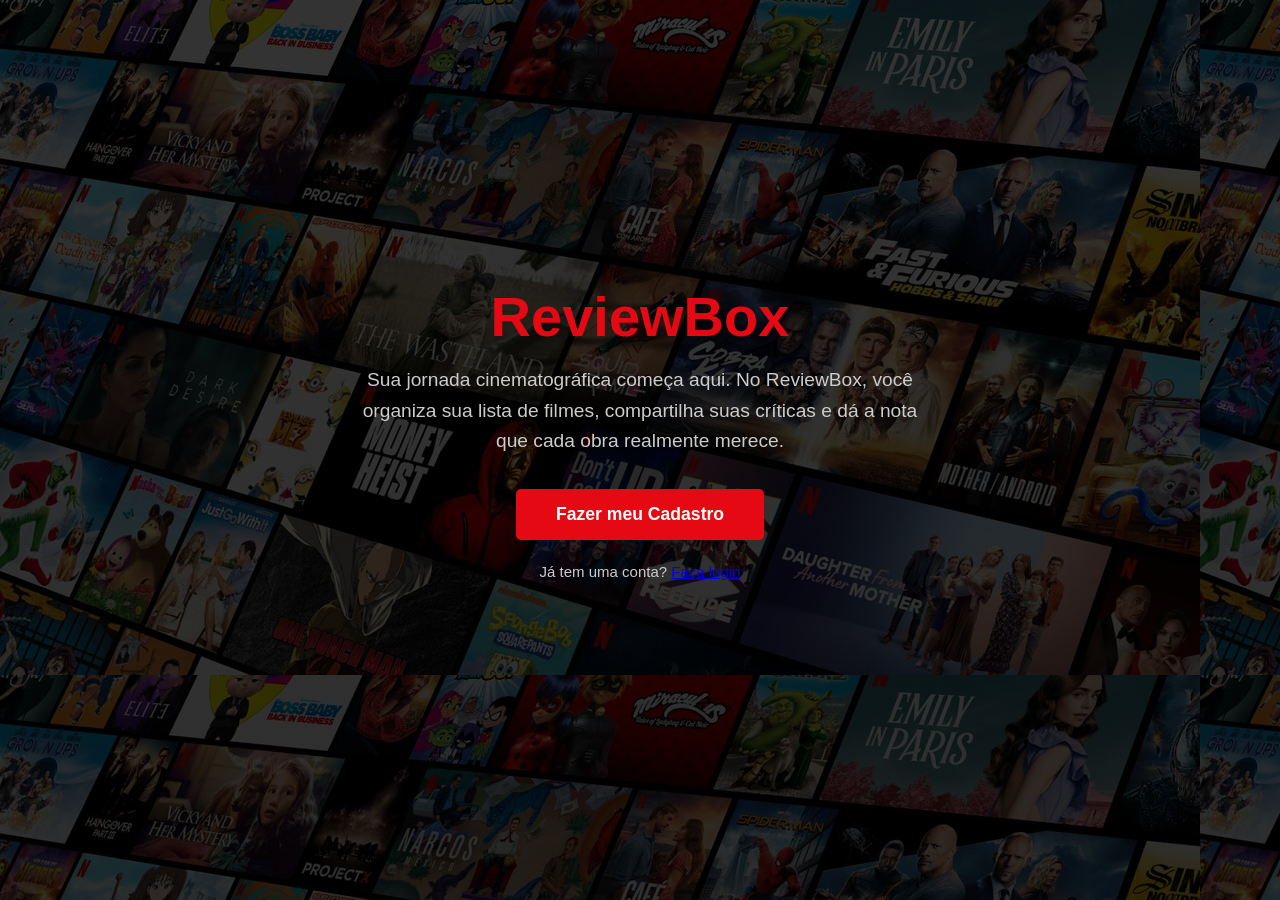
<file: Individual-Gabriele/frontend/avaliacao.html>
<!DOCTYPE html>
<html lang="pt-br">

<head>
    <meta charset="UTF-8">
    <meta name="viewport" content="width=device-width, initial-scale=1.0">
    <link rel="stylesheet" href="css/avaliacao.css">
    <title>ReviewBox - Avaliação</title>
</head>

<body>
    <nav class="navbar-perfil">
        <div class="usuario-info">
            <span id="nome_usuario_header"></span>
            <button onclick="window.location.href='perfil.html'" class="btn-perfil">Meu Perfil</button>
            <button onclick="logout()" class="btn-sair">Sair</button>
        </div>
    </nav>

    <div class="main-container">
        <div class="card">
            <h3>Cadastrar Novo Filme</h3>
            <form id="formFilme">
                <input type="text" id="titulo_filme" placeholder="Título do Filme" required>
                <input type="text" id="genero_filme" placeholder="Gênero (Ação, Drama...)" required>
                <input type="number" id="class_ind" placeholder="Classificação Indicativa" required>
                <button type="submit" class="btn-secundario">Salvar Filme</button>
            </form>
        </div>

        <div class="card highlight">
            <h3>Dê sua Nota</h3>
            <form id="formAvaliacao">
                <label for="selectFilmes">Escolha o Filme:</label>
                <select id="selectFilmes" required>
                    <option value="">Carregando filmes...</option>
                </select>

                <label for="nota">Sua Nota (0 a 10):</label>
                <input type="number" id="nota" step="0.1" min="0" max="10" required>

                <div class="checkbox-container">
                    <input type="checkbox" id="favorito">
                    <label for="favorito">Marcar como favorito?</label>
                </div>

                <label for="descricao">Comentário (opcional):</label>
                <textarea id="descricao" maxlength="255" placeholder="O que achou do filme?"></textarea>

                <button type="submit" class="btn-principal">Finalizar Avaliação</button>
            </form>
        </div>
    </div>
    <script src="js/avaliacao.js"></script>
</body>

</html>
</file>
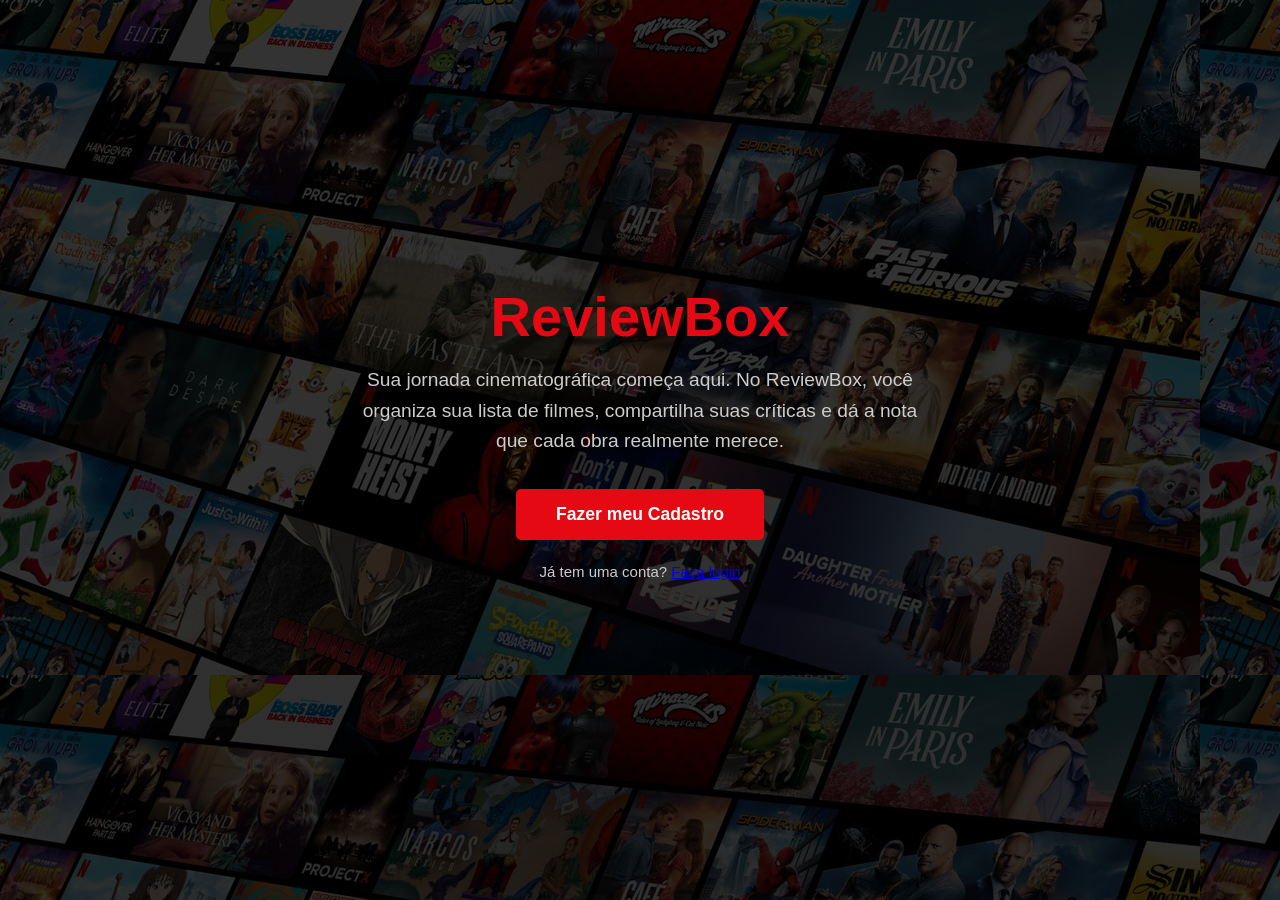
<file: Individual-Gabriele/frontend/avaliacao_perfil.html>
<!DOCTYPE html>
<html lang="pt-br">

<head>
    <meta charset="UTF-8">
    <meta name="viewport" content="width=device-width, initial-scale=1.0">
    <link rel="stylesheet" href="css/avaliacao_perfil.css">
    <title>ReviewBox - Minhas Avaliações</title>
</head>

<body>
    <nav class="navbar-perfil">
        <div class="usuario-info">
            <button onclick="window.location.href='perfil.html'" class="btn-perfil">Voltar ao Perfil</button>
        </div>
    </nav>

    <div class="main-container" style="flex-direction: column; align-items: center;">
        <h2 style="color: #e50914; margin-bottom: 20px;">Minhas Avaliações</h2>
        <div id="lista-avaliacoes" style="width: 100%; max-width: 800px;">
        </div>
    </div>

    <div id="modalEdicao"
        style="display:none; position:fixed; top:0; left:0; width:100%; height:100%; background:rgba(0,0,0,0.8); z-index:2000; justify-content:center; align-items:center;">
        <div class="card" style="max-width: 500px; width: 90%;">
            <h3>Editar Avaliação</h3>
            <input type="hidden" id="edit-id">
            <label>Nota:</label>
            <input type="number" id="edit-nota" step="0.1" min="0" max="10">
            <div class="checkbox-container">
                <input type="checkbox" id="edit-favorito">
                <label>Favorito</label>
            </div>
            <label>Comentário:</label>
            <textarea id="edit-descricao"></textarea>
            <button onclick="salvarEdicao()" class="btn-principal">Salvar</button>
            <button onclick="fecharModal()" class="btn-secundario" style="margin-top:10px;">Cancelar</button>
        </div>
    </div>

    <script src="js/avaliacao_perfil.js"></script>
</body>

</html>
</file>
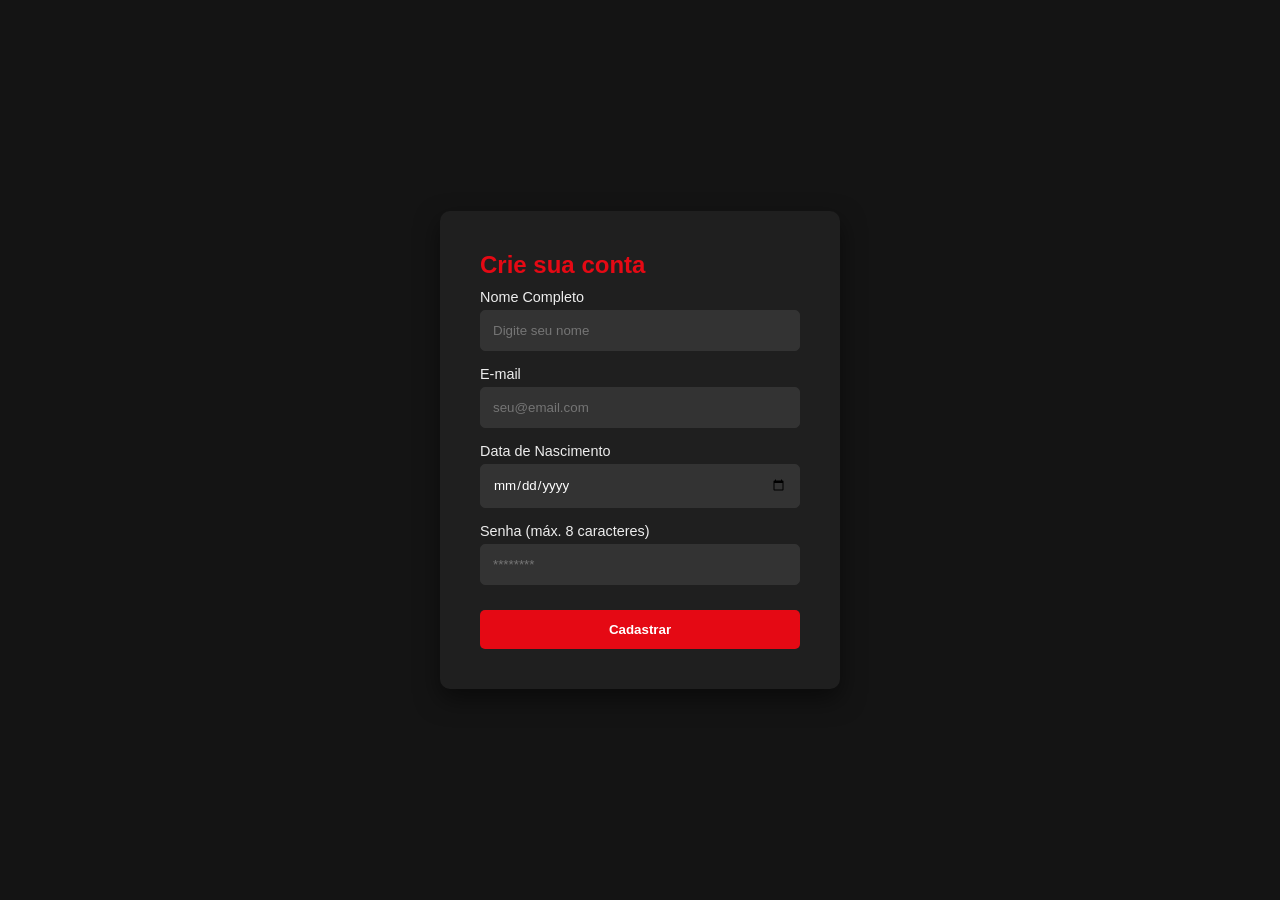
<file: Individual-Gabriele/frontend/cadastro.html>
<!DOCTYPE html>
<html lang="pt-br">
<head>
    <meta charset="UTF-8">
    <meta name="viewport" content="width=device-width, initial-scale=1.0">
    <link rel="stylesheet" href="css/cadastro.css">
    <title>ReviewBox - Cadastro</title>
</head>
<body>
    <div class="form-container">
        <h2>Crie sua conta</h2>
        
        <form id="formUsuario">
            <div class="input-group">
                <label for="nome">Nome Completo</label>
                <input type="text" id="nome" placeholder="Digite seu nome" required>
            </div>

            <div class="input-group">
                <label for="email">E-mail</label>
                <input type="email" id="email" placeholder="seu@email.com" required>
            </div>

            <div class="input-group">
                <label for="data_nasc">Data de Nascimento</label>
                <input type="date" id="data_nasc" required>
            </div>

            <div class="input-group">
                <label for="senha">Senha (máx. 8 caracteres)</label>
                <input type="password" id="senha" maxlength="8" placeholder="********" required>
            </div>

            <button type="submit" class="btn-submit">Cadastrar</button>
        </form>
    </div>

    <script src="js/cadastro.js"></script>
</body>
</html>
</file>
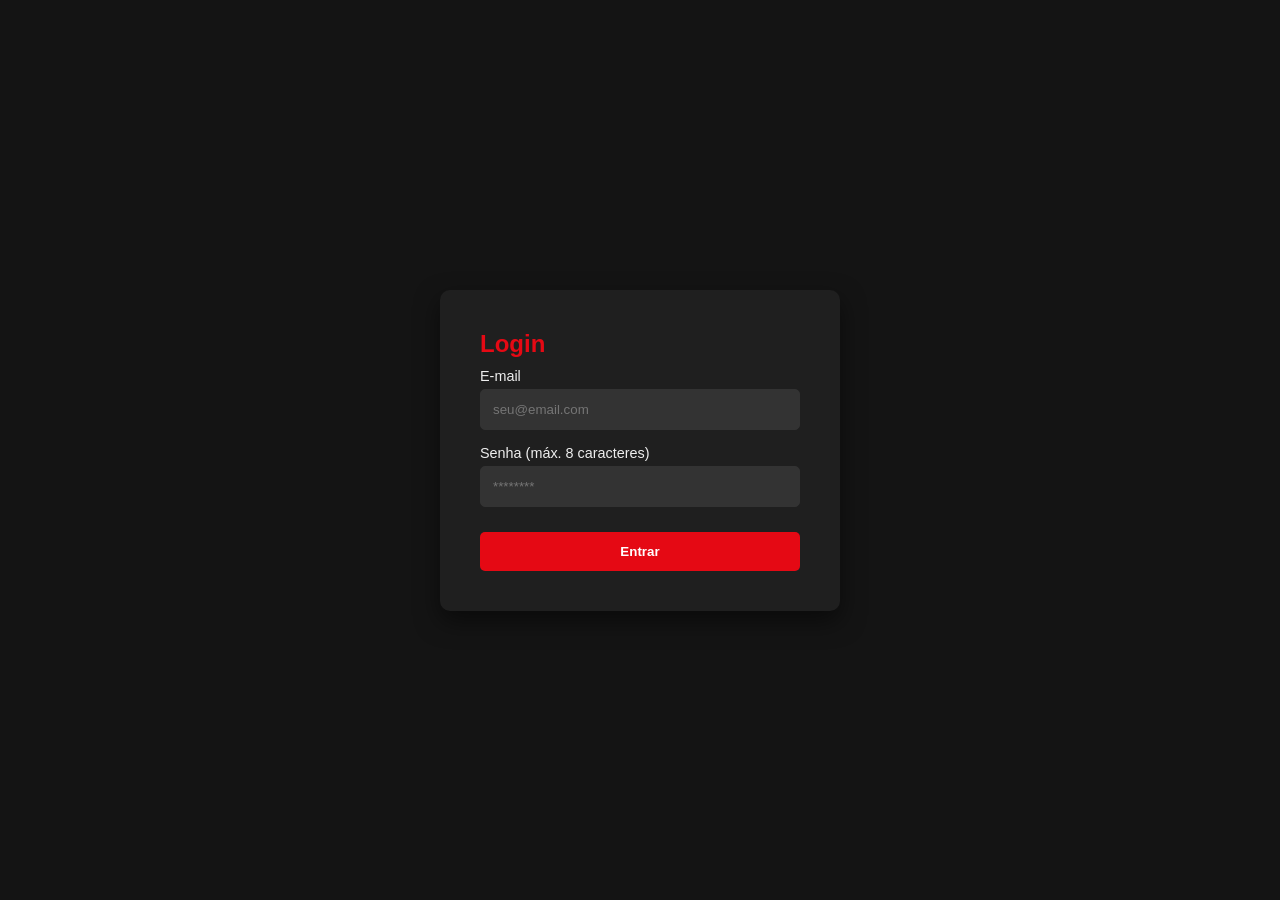
<file: Individual-Gabriele/frontend/login.html>
<!DOCTYPE html>
<html lang="pt-br">
<head>
    <meta charset="UTF-8">
    <meta name="viewport" content="width=device-width, initial-scale=1.0">
    <link rel="stylesheet" href="css/login.css">
    <title>ReviewBox - Login</title>
</head>
<body>
    <div class="form-container">
        <h2>Login</h2>
        
        <form id="formUsuario">
            <div class="input-group">
                <label for="email">E-mail</label>
                <input type="email" id="email" placeholder="seu@email.com" required>
            </div>

            <div class="input-group">
                <label for="senha">Senha (máx. 8 caracteres)</label>
                <input type="password" id="senha" maxlength="8" placeholder="********" required>
            </div>

            <button type="submit" class="btn-submit">Entrar</button>
        </form>
    </div>

    <script src="js/login.js"></script>
</body>
</html>
</file>
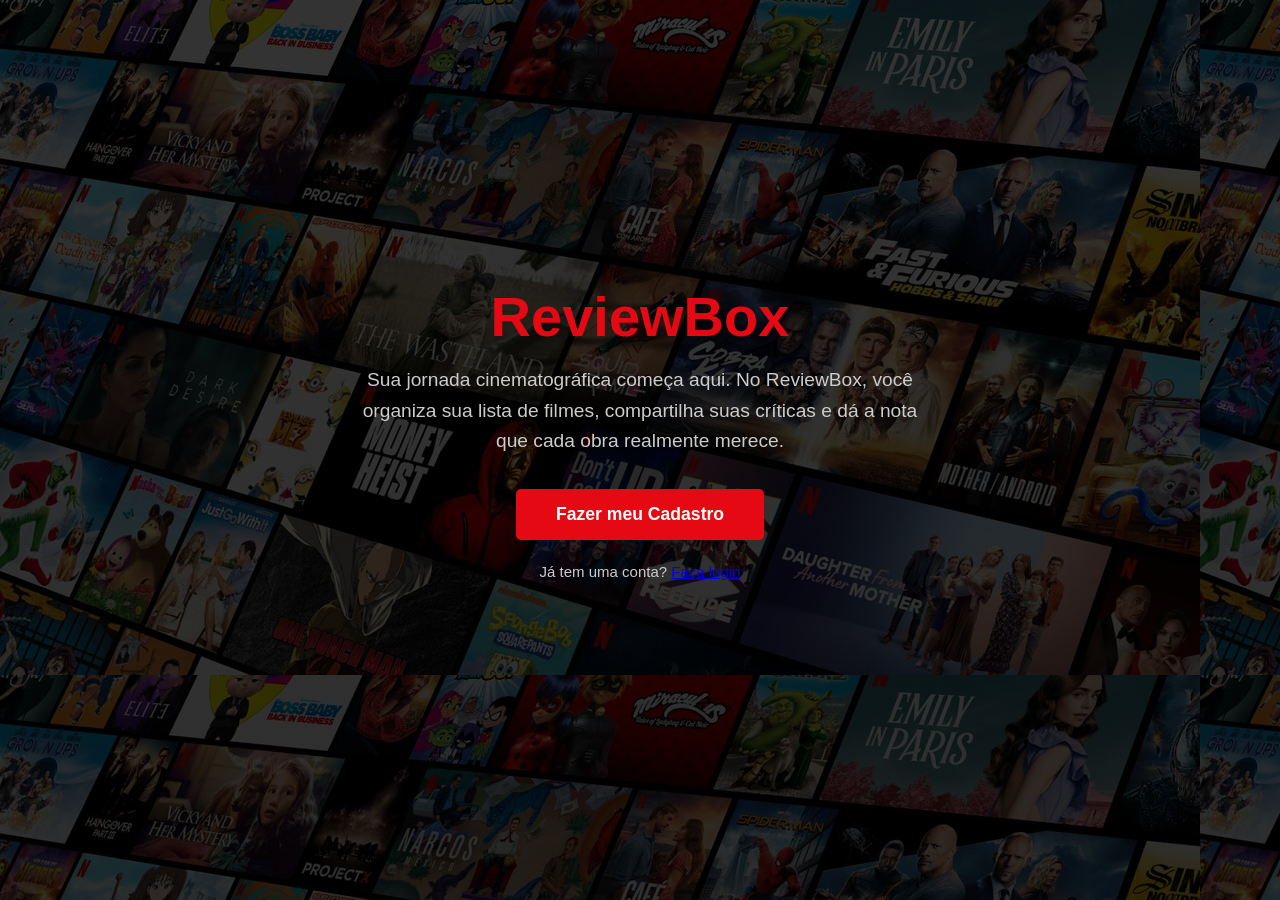
<file: Individual-Gabriele/frontend/perfil.html>
<!DOCTYPE html>
<html lang="pt-br">

<head>
    <meta charset="UTF-8">
    <meta name="viewport" content="width=device-width, initial-scale=1.0">
    <link rel="stylesheet" href="css/perfil.css">
    <title>ReviewBox - Meu Perfil</title>
</head>

<body>
    <nav class="navbar-perfil">
        <div class="usuario-info">
            <div class="botoes-topo">
                <button onclick="window.location.href='avaliacao_perfil.html'" class="btn-secundario"
                    style="margin-bottom: 15px;">
                    Ver Minhas Avaliações
                </button>
                <button onclick="window.location.href='avaliacao.html'" class="btn-perfil">Voltar</button>

                <button onclick="sair()" class="btn-sair">Sair</button>
            </div>
        </div>
    </nav>

    <div class="main-container">
        <div class="card highlight">
            <h3>Configurações de Conta</h3>
            <form id="formAtualizar">
                <label>E-mail (Login):</label>
                <input type="email" id="perfil_email" disabled>

                <label>Nome de Exibição:</label>
                <input type="text" id="perfil_nome" required>

                <label>Alterar Senha:</label>
                <input type="password" id="perfil_senha" placeholder="Nova senha" required>

                <button type="submit" class="btn-principal">Salvar Alterações</button>
            </form>

            <div class="danger-zone">
                <button onclick="deletarConta()" class="btn-deletar">
                    Excluir Minha Conta
                </button>
            </div>
        </div>
    </div>

    <script src="js/perfil.js"></script>
</body>

</html>
</file>
<file: Individual-Akihito/frontend/style.css>
* {
  margin: 0;
  padding: 0;
  box-sizing: border-box;
}

:root {
  --primary: #0a1f3d;
  --secondary: #1a3a6b;
  --accent: #ffd700;
  --accent-dark: #d4af37;
  --text-light: #e0e0e0;
  --text-dark: #ffffff;
  --success: #4caf50;
  --error: #f44336;
  --border: #2a5a9b;
}

body {
  font-family: 'Arial', sans-serif;
  background: linear-gradient(135deg, var(--primary) 0%, var(--secondary) 100%);
  min-height: 100vh;
  color: var(--text-light);
  padding: 20px;
}

.container {
  max-width: 600px;
  margin: 0 auto;
  background: var(--primary);
  border-radius: 8px;
  box-shadow: 0 8px 32px rgba(0, 0, 0, 0.5), 
              0 0 20px rgba(255, 215, 0, 0.2);
  border: 2px solid var(--border);
  overflow: hidden;
}

.header {
  background: linear-gradient(90deg, var(--secondary) 0%, var(--primary) 100%);
  padding: 30px 20px;
  text-align: center;
  border-bottom: 3px solid var(--accent);
}

.logo {
  font-size: 2.5em;
  font-weight: bold;
  color: var(--accent);
  text-shadow: 2px 2px 4px rgba(0, 0, 0, 0.8);
  letter-spacing: 2px;
  margin-bottom: 10px;
}

.subtitle {
  font-size: 0.95em;
  color: var(--text-light);
  font-style: italic;
}

.form-container {
  padding: 30px 25px;
}

.form {
  display: flex;
  flex-direction: column;
  gap: 20px;
}

.form-group {
  display: flex;
  flex-direction: column;
  gap: 8px;
}

.form-group label {
  font-weight: 600;
  color: var(--accent);
  font-size: 0.95em;
  text-transform: uppercase;
  letter-spacing: 0.5px;
}

input[type="text"],
input[type="number"],
input[type="date"],
select,
textarea {
  padding: 12px 15px;
  border: 2px solid var(--border);
  background: rgba(26, 58, 107, 0.5);
  color: var(--text-light);
  border-radius: 4px;
  font-size: 0.95em;
  transition: all 0.3s ease;
  font-family: inherit;
}

input[type="text"]::placeholder,
input[type="number"]::placeholder,
textarea::placeholder {
  color: rgba(224, 224, 224, 0.6);
}

input[type="text"]:focus,
input[type="number"]:focus,
input[type="date"]:focus,
select:focus,
textarea:focus {
  outline: none;
  border-color: var(--accent);
  background: rgba(26, 58, 107, 0.8);
  box-shadow: 0 0 10px rgba(255, 215, 0, 0.3);
}

.radio-group,
.checkbox-group {
  display: flex;
  flex-direction: column;
  gap: 10px;
}

.radio-item,
.checkbox-item {
  display: flex;
  align-items: center;
  gap: 10px;
  cursor: pointer;
  padding: 8px 10px;
  border-radius: 4px;
  transition: background 0.2s ease;
}

.radio-item:hover,
.checkbox-item:hover {
  background: rgba(255, 215, 0, 0.1);
}

input[type="radio"],
input[type="checkbox"] {
  width: 18px;
  height: 18px;
  cursor: pointer;
  accent-color: var(--accent);
}

.radio-item label,
.checkbox-item label {
  margin: 0;
  color: var(--text-light);
  cursor: pointer;
  text-transform: none;
  font-weight: 400;
  letter-spacing: normal;
}

.error {
  color: var(--error);
  font-size: 0.85em;
  min-height: 1.2em;
  display: block;
}

.btn-submit {
  padding: 14px 20px;
  background: linear-gradient(135deg, var(--accent) 0%, var(--accent-dark) 100%);
  color: var(--primary);
  border: none;
  border-radius: 4px;
  font-size: 1em;
  font-weight: bold;
  cursor: pointer;
  transition: all 0.3s ease;
  text-transform: uppercase;
  letter-spacing: 1px;
  margin-top: 10px;
  box-shadow: 0 4px 15px rgba(255, 215, 0, 0.3);
}

.btn-submit:hover {
  transform: translateY(-2px);
  box-shadow: 0 6px 20px rgba(255, 215, 0, 0.5);
}

.btn-submit:active {
  transform: translateY(0);
  box-shadow: 0 2px 10px rgba(255, 215, 0, 0.3);
}

.mensagem {
  padding: 15px;
  border-radius: 4px;
  margin-top: 20px;
  font-weight: 500;
  text-align: center;
  animation: slideIn 0.3s ease;
}

.mensagem.sucesso {
  background: rgba(76, 175, 80, 0.2);
  border: 2px solid var(--success);
  color: #a8e6a1;
}

.mensagem.erro {
  background: rgba(244, 67, 54, 0.2);
  border: 2px solid var(--error);
  color: #ef9a9a;
}

@keyframes slideIn {
  from {
    opacity: 0;
    transform: translateY(-10px);
  }
  to {
    opacity: 1;
    transform: translateY(0);
  }
}
</file>
<file: Individual-Aquino/frontend/style.css>
/* ---------------- RESET BÁSICO ---------------- */
* {
    margin: 0;
    padding: 0;
    box-sizing: border-box;
    font-family: 'Arial', sans-serif;
}

/* ---------------- CONTAINER PRINCIPAL ---------------- */
.containerC {
    min-height: 100vh;
    display: flex;
    justify-content: center;
    align-items: center;
    
    /* Imagem de fundo */
    background-image: url('imgs/fundoarenajogadores.png');
    background-size: cover;
    background-position: center;
    background-attachment: fixed;
    padding: 20px;
}

/* ---------------- CAIXA DO FORMULÁRIO ---------------- */
.containerC .box {
    width: 100%;
    max-width: 500px;
    background-color: rgba(15, 15, 15, 0.9);
    border: 2px solid #fff;
    border-radius: 10px;
    padding: 40px 30px;
    text-align: center;
    box-shadow: 0 10px 30px rgba(0, 0, 0, 0.8);
}

.containerC .box h1 {
    color: #fff;
    margin-bottom: 30px;
    text-transform: uppercase;
    font-size: 24px;
    letter-spacing: 1px;
}

/* ---------------- FORMULÁRIO E INPUTS ---------------- */
.formulario {
    display: flex;
    flex-direction: column;
    align-items: center;
    gap: 15px; 
    width: 100%;
}

.formulario input[type="text"],
.formulario input[type="email"], 
.formulario input[type="number"],
.formulario input[type="date"],
.formulario select {
    width: 100%;
    padding: 12px;
    border: 1px solid #ccc;
    border-radius: 5px;
    background-color: #fff;
    color: #000;
    font-size: 16px;
}

.formulario input:focus, 
.formulario select:focus {
    outline: none;
    border-color: #000;
    box-shadow: 0 0 8px rgba(255, 255, 255, 0.8);
}

/* ---------------- RADIOS E CHECKBOXES ---------------- */
.radio-group, .checkbox-group {
    color: #fff;
    display: flex;
    align-items: center;
    justify-content: center;
    gap: 15px;
    width: 100%;
    padding: 5px 0;
}

.radio-group label, .checkbox-group label {
    display: flex;
    align-items: center;
    gap: 5px;
    cursor: pointer;
    font-size: 15px;
}

.label-destaque {
    font-weight: bold;
    margin-right: 10px;
}

/* ---------------- BOTÃO ---------------- */
#btnCadastrar {
    width: 100%;
    padding: 15px;
    margin-top: 15px;
    background-color: #fff;
    color: #000;
    font-size: 18px;
    font-weight: bold;
    text-transform: uppercase;
    border: 2px solid #fff;
    border-radius: 5px;
    cursor: pointer;
    transition: all 0.3s ease;
}

#btnCadastrar:hover {
    background-color: #000;
    color: #fff;
}

/* ---------------- MENSAGENS DE RETORNO ---------------- */
#cadastroResposta {
    margin-top: 20px;
    font-weight: bold;
    font-size: 16px;
}

/* ---------------- ÍCONE DE LOADING (GIF) ---------------- */
.gif-loading {
    width: 50px;
    height: auto;
    margin: 15px auto 0; 
    display: block;
}
</file>
<file: Individual-Gabriele/frontend/css/index.css>
* {
    margin: 0;
    padding: 0;
    box-sizing: border-box;
    font-family: 'Segoe UI', Tahoma, Geneva, Verdana, sans-serif;
}

body {
    background-image:
        linear-gradient(rgba(0, 0, 0, 0.735), rgba(0, 0, 0, 0.758)),
        url('../assets/fundo_index.jpg');
    color: white;
    display: flex;
    justify-content: center;
    align-items: center;
    height: 100vh;
    text-align: center;
}

.hero-container {
    max-width: 600px;
    padding: 20px;
    animation: fadeIn 1.2s ease-out;
}

h1 {
    font-size: 3.5rem;
    color: #e50914;
    margin-bottom: 1rem;
}

p {
    font-size: 1.2rem;
    line-height: 1.6;
    margin-bottom: 2rem;
    color: #ccc;
}

.btn-start {
    background-color: #e50914;
    color: white;
    padding: 15px 40px;
    font-size: 1.1rem;
    font-weight: bold;
    border: none;
    border-radius: 5px;
    cursor: pointer;
    transition: background 0.3s ease;
    text-decoration: none;
    display: inline-block;
    margin-bottom: 20px;
}

.btn-start:hover {
    background-color: #b20710;
}

.link-login{   
    font-size: 15px;
}

.linkLogin{
    color: #b20710;
}
</file>
<file: Individual-Luiz/frontend/style.css>
body {
    background-image: url(images/fundo.jpg);
    margin: 0;
    padding: 0;
    font-family: 'Segoe UI', Tahoma, Geneva, Verdana, sans-serif;
    background-color: #f0f2f5;
    display: flex;
    justify-content: center;
    align-items: center;
    min-height: 100vh;
}

.conteiner {
    display: flex;
    flex-direction: column;
    align-items: center;
    width: 100%;
}

.box {
    display: flex;
    flex-direction: column;
    align-items: center;
    background-color: rgba(255, 255, 255, 0.747);
    backdrop-filter: blur(15px);
    padding: 30px;
    border-radius: 12px;
    box-shadow: 0 10px 25px rgba(0, 0, 0, 0.1);
    width: 100%;
    max-width: 400px;
}

h1 {
    text-align: center;
    color: #333;
    margin-bottom: 20px;
}

.campos p {
    margin: 10px 0 5px 0;
    font-size: 14px;
    font-weight: bold;
    color: #555;
}

input,
select,
button {
    width: 100%;
    padding: 12px;
    margin-bottom: 10px;
    border: 1px solid #ddd;
    border-radius: 8px;
    box-sizing: border-box;
    transition: all 0.3s ease;
}

input:focus,
select:focus {
    outline: none;
    border-color: #007bff;
    box-shadow: 0 0 8px rgba(0, 123, 255, 0.4);
}

button {
    background-color: #007bff;
    color: white;
    border: none;
    font-weight: bold;
    cursor: pointer;
    margin-top: 20px;
}

button:hover {
    background-color: #0056b3;
    box-shadow: 0 4px 12px rgba(0, 86, 179, 0.3);
}

.input-erro {
    border: 1px solid #ff4d4d;
    box-shadow: 0 0 10px rgba(255, 77, 77, 0.5);
}

.box_alerta {
    display: none;
    background-color: #ffffff;
    border-radius: 10px;
    width: 18vw;
    height: 3vh;

    margin-top: 15px;
    color: #ff4d4d;
    font-weight: bold;
    text-align: center;
    align-items: center;
    justify-content: center;
}

img{
    width: 4vw;
}

.sucesso-alerta {
  display: flex;
  align-items: center;
  justify-content: center;
  background-color: #d4edda; 
  color: #155724;           
  border: 1px solid #c3e6cb;
  padding: 15px;
  border-radius: 8px;
  margin-top: 20px;
  font-weight: bold;
  animation: 0.5s ease-out;
}
</file>
<file: Individual-Caio/frontend/index.css>
:root {
  --primary-blue: #0984e3;
  --text-main: #0a0a0a;
  --border-color: #ddd;
  --input-bg: #fff;
  --bg-light: #f4f6fb;
  --select-bg: #f9f9f9;
}

body {
  font-family: 'Segoe UI', Roboto, Helvetica, Arial, sans-serif;
  background: linear-gradient(135deg, rgb(27, 37, 46), #0984e3);
  display: flex;
  justify-content: center;
  align-items: center;
  min-height: 100vh;
  margin: 0;
}

.registration-container {
  background: white;
  padding: 35px 45px;
  border-radius: 14px;
  box-shadow: 0 15px 40px rgba(0, 0, 0, 0.15);
  width: 100%;
  max-width: 750px; 
}

h1 {
  text-align: center;
  color: var(--primary-blue);
  font-size: 28px;
  margin-bottom: 30px;
  font-weight: 700;
}

.input-group {
  margin-bottom: 18px;
  display: flex;
  flex-direction: column;
}

label {
  font-size: 13px;
  margin-bottom: 6px;
  color: #666;
  font-weight: 600;
}

.optional-label {
  font-weight: normal;
  color: #aaa;
  font-size: 12px;
  margin-left: 4px;
}

input,
select {
  padding: 12px 15px;
  border: 1px solid var(--border-color);
  border-radius: 8px;
  font-size: 15px;
  outline: none;
  transition: all 0.2s ease;
  background-color: var(--input-bg);
  color: #444;
}

input::placeholder {
  color: #bbb;
}

input:focus,
select:focus {
  border-color: var(--primary-blue);
  box-shadow: 0 0 0 3px rgba(9, 132, 227, 0.15);
}

select {
  background-color: var(--select-bg);
  cursor: pointer;
  appearance: none;
  background-image: url("data:image/svg+xml;charset=UTF-8,%3csvg xmlns='http://www.w3.org/2000/svg' viewBox='0 0 24 24' fill='none' stroke='%230984e3' stroke-width='2' stroke-linecap='round' stroke-linejoin='round'%3e%3cpolyline points='6 9 12 15 18 9'%3e%3c/polyline%3e%3c/svg%3e");
  background-repeat: no-repeat;
  background-position: right 12px center;
  background-size: 14px;
}

.row {
  display: flex;
  gap: 20px;
}

.row .input-group {
  flex: 1;
  min-width: 0;
}

.radio-group {
  display: flex;
  flex-direction: column;
  gap: 6px;
  font-size: 14px;
}

.radio-group input {
  margin-right: 6px;
}

.btn-submit {
  width: 100%;
  padding: 15px;
  background-color: var(--primary-blue);
  color: white;
  border: none;
  border-radius: 8px;
  font-size: 16px;
  font-weight: 600;
  cursor: pointer;
  transition: 0.3s ease;
  margin-top: 20px;
}

.btn-submit:hover {
  background-color: #0769b8;
  transform: translateY(-2px);
}

.error-msg {
  font-size: 12px;
  color: red;
  margin-top: 4px;
  min-height: 14px;
}

@media (max-width: 768px) {
  .row {
    flex-direction: column;
    gap: 0;
  }

  .registration-container {
    padding: 25px;
    margin: 10px;
  }
}
</file>
<file: Individual-Caio/frontend/catalogo.css>
* {
    box-sizing: border-box;
    margin: 0;
    padding: 0;
}

body {
    font-family: 'Segoe UI', Tahoma, Geneva, Verdana, sans-serif;
    display: flex;
    background-color: #f0f2f5;
    min-height: 100vh;
}

.sidebar {
    width: 260px;
    background-color: #1a1a2e;
    color: white;
    height: 100vh;
    position: fixed;
    padding: 25px;
    display: flex;
    flex-direction: column;
    box-shadow: 2px 0 10px rgba(0, 0, 0, 0.2);
}

.sidebar h2 {
    font-size: 1.5rem;
    margin-bottom: 40px;
    color: #48dbfb;
    text-align: center;
    border-bottom: 1px solid #34495e;
    padding-bottom: 15px;
}

.sidebar h3 {
    font-size: 1.1rem;
    margin-bottom: 40px;
    color: #48dbfb;
    text-align: center;
    border-bottom: 1px solid #34495e;
    padding-bottom: 15px;
}

.btn-nav {
    background-color: #0984e3;
    color: white;
    border: none;
    padding: 15px;
    border-radius: 8px;
    cursor: pointer;
    font-size: 1rem;
    font-weight: bold;
    transition: all 0.3s ease;
    margin-bottom: 15px;
}

.btn-nav:hover {
    background-color: #74b9ff;
    transform: scale(1.02);
}

/* Conteúdo Principal */
.main-content {
    margin-left: 260px;
    padding: 40px;
    width: 100%;
}

.main-content h1 {
    color: #2d3436;
    margin-bottom: 30px;
    font-size: 2rem;
}

/* Grid de Livros */
.catalogo-grid {
    display: grid;
    grid-template-columns: repeat(auto-fill, minmax(220px, 1fr));
    gap: 25px;
}

.livro-card {
    background: white;
    padding: 20px;
    border-radius: 12px;
    box-shadow: 0 4px 6px rgba(0, 0, 0, 0.05);
    border-top: 5px solid #0984e3;
    transition: transform 0.2s;
    animation: fadeIn 0.5s ease;
}

.livro-card:hover {
    transform: translateY(-5px);
}

.livro-card h3 {
    color: #2d3436;
    margin-bottom: 10px;
}

.livro-card p {
    color: #636e72;
    font-size: 0.9rem;
    margin-bottom: 5px;
}

.livro-card .tag {
    display: inline-block;
    background: #dfe6e9;
    padding: 4px 10px;
    border-radius: 15px;
    font-size: 0.75rem;
    font-weight: bold;
    color: #2d3436;
}

/* Modal de Cadastro */
.modal-overlay {
    display: none;
    /* Inicialmente escondido */
    position: fixed;
    top: 0;
    left: 0;
    width: 100%;
    height: 100%;
    background: rgba(0, 0, 0, 0.7);
    justify-content: center;
    align-items: center;
    z-index: 999;
}

.modal-content {
    background: white;
    padding: 35px;
    border-radius: 15px;
    width: 450px;
    position: relative;
    animation: slideDown 0.3s ease;
}

.close-btn {
    position: absolute;
    top: 15px;
    right: 20px;
    font-size: 28px;
    cursor: pointer;
    color: #b2bec3;
}

.modal-content h3 {
    margin-bottom: 20px;
    color: #1a1a2e;
}

input,
select {
    width: 100%;
    padding: 12px;
    margin-bottom: 15px;
    border: 1px solid #dfe6e9;
    border-radius: 6px;
    font-size: 1rem;
}

.btn-save {
    width: 100%;
    padding: 15px;
    background-color: #00b894;
    color: white;
    border: none;
    border-radius: 8px;
    font-size: 1rem;
    font-weight: bold;
    cursor: pointer;
}

.catalogo-grid {
    display: grid;
    grid-template-columns: repeat(3, 1fr);
    gap: 20px;
}

.livro-card {
    background: #f4f4f4;
    padding: 15px;
    border-radius: 8px;
}

.btn-save:hover {
    background-color: #55efc4;
}

/* Animações */
@keyframes fadeIn {
    from {
        opacity: 0;
    }

    to {
        opacity: 1;
    }
}

@keyframes slideDown {
    from {
        transform: translateY(-20px);
        opacity: 0;
    }

    to {
        transform: translateY(0);
        opacity: 1;
    }
}

.modal-overlay {
    display: none;       
    position: fixed;
    top: 0;
    left: 0;
    width: 100%;
    height: 100%;
    background: rgba(0,0,0,0.5);
    justify-content: center;
    align-items: center;
}

.modal-content {
    background: white;
    padding: 20px;
    border-radius: 8px;
    width: 300px;
}

.notificacao {
    position: fixed;
    top: 20px;
    right: 20px;
    background-color: #27ae60;
    color: white;
    padding: 15px 25px;
    border-radius: 8px;
    font-weight: bold;
    box-shadow: 0 5px 15px rgba(0,0,0,0.2);
    opacity: 0;
    transform: translateY(-20px);
    transition: all 0.4s ease;
    z-index: 9999;
}

.notificacao.mostrar {
    opacity: 1;
    transform: translateY(0);
}

.notificacao.erro {
    background-color: #c0392b;
}
</file>
<file: Individual-Caio/frontend/login.css>
* {
    margin: 0;
    padding: 0;
    box-sizing: border-box;
    font-family: Arial, Helvetica, sans-serif;
}

body {
    min-height: 100vh;
    background: linear-gradient(135deg, rgb(27, 37, 46), #0984e3);
    display: flex;
    justify-content: center;
    align-items: center;
}

.login-container {
    width: 90%;
    max-width: 500px;
}

.login-card {
    background: #ffffff;
    padding: 40px 35px;
    width: 100%;
    border-radius: 15px;
    box-shadow: 0 15px 40px rgba(0, 0, 0, 0.2);
    animation: fadeIn 0.5s ease-in-out;
}

.login-card h2 {
    margin-bottom: 30px;
    color: #0984e3;
    font-size: 28px;
    text-align: center;
}

.login-card > label {
    display: block;
    font-size: 14px;
    margin-bottom: 6px;
    color: #555;
    font-weight: 600;
}

.login-card input[type="email"],
.login-card input[type="password"] {
    width: 100%;
    padding: 14px;
    margin-bottom: 20px;
    border-radius: 10px;
    border: 1px solid #ccc;
    font-size: 15px;
    transition: 0.3s;
}

.login-card input:focus {
    border-color: #0984e3;
    outline: none;
    box-shadow: 0 0 8px rgba(9, 132, 227, 0.3);
}

.radio-container {
    margin-bottom: 25px;
}

.radio-title {
    display: block;
    font-size: 14px;
    font-weight: 600;
    color: #555;
    margin-bottom: 8px;
}

.radio-options {
    display: flex;
    gap: 20px;
}

.radio-item {
    display: flex;
    align-items: center;
    gap: 6px;
    font-size: 14px;
    font-weight: normal;
}

.radio-item input {
    accent-color: #0984e3;
    cursor: pointer;
}

.login-card button {
    width: 100%;
    padding: 14px;
    background-color: #0984e3;
    color: white;
    border: none;
    border-radius: 10px;
    font-size: 16px;
    font-weight: 600;
    cursor: pointer;
    transition: 0.3s;
}

.login-card button:hover {
    background-color: #0652dd;
    transform: translateY(-2px);
}

@keyframes fadeIn {
    from {
        opacity: 0;
        transform: translateY(-15px);
    }
    to {
        opacity: 1;
        transform: translateY(0);
    }
}

@media (max-width: 700px) {
    .login-card {
        padding: 30px 20px;
    }

    .login-card h2 {
        font-size: 24px;
    }

    .login-card input,
    .login-card button {
        padding: 12px;
        font-size: 15px;
    }
}
</file>
<file: Individual-Gabriele/frontend/css/avaliacao.css>
* {
    margin: 0;
    padding: 0;
    box-sizing: border-box;
    font-family: 'Segoe UI', sans-serif;
}

body {
    background-color: #141414;
    color: white;
    display: flex;
    flex-direction: column;
    align-items: center;
    min-height: 100vh;
    padding-top: 100px;
}

.main-container {
    display: flex;
    flex-direction: row;
    gap: 30px;
    width: 90%;
    max-width: 1100px;
    justify-content: center;
}

.navbar-perfil {
    position: absolute;
    top: 20px;
    right: 20px;
    background-color: transparent;
    display: flex;
    z-index: 1000;
}

.usuario-info {
    display: flex;
    gap: 15px;
    align-items: center;
}

#nome_usuario_header {
    font-weight: bold;
    color: #eee;
}

.card {
    background: #1f1f1f;
    padding: 30px;
    border-radius: 12px;
    box-shadow: 0 10px 30px rgba(0, 0, 0, 0.5);
    flex: 1;
    border: 1px solid #333;
}

h3 {
    color: #e50914;
    margin-bottom: 20px;
}

input,
select,
textarea {
    width: 100%;
    padding: 12px;
    border-radius: 4px;
    border: 1px solid #444;
    background: #2b2b2b;
    color: white;
    margin-bottom: 15px;
}

.checkbox-container {
    display: flex;
    align-items: center;
    gap: 10px;
    margin-bottom: 15px;
}

.checkbox-container input {
    width: auto;
}

.btn-principal {
    background: #e50914;
    color: white;
    padding: 15px;
    width: 100%;
    border: none;
    border-radius: 4px;
    font-weight: bold;
    cursor: pointer;
}

.btn-secundario {
    background: #555;
    color: white;
    padding: 12px;
    width: 100%;
    border: none;
    border-radius: 4px;
    font-weight: bold;
    cursor: pointer;
}

.btn-perfil {
    background: #680000;
    color: white;
    padding: 8px 16px;
    border-radius: 6px;
    border: none;
    cursor: pointer;
}

.btn-sair {
    background: #b02a2a;
    color: white;
    padding: 8px 16px;
    border-radius: 6px;
    border: none;
    cursor: pointer;
}
</file>
<file: Individual-Gabriele/frontend/css/avaliacao_perfil.css>
* {
    margin: 0;
    padding: 0;
    box-sizing: border-box;
    font-family: 'Segoe UI', Tahoma, Geneva, Verdana, sans-serif;
}

body {
    background-color: #141414;
    color: white;
    min-height: 100vh;
    padding-top: 80px;
}

.navbar-perfil {
    position: absolute;
    top: 20px;
    right: 20px;
}

.btn-perfil {
    background: #680000;
    color: white;
    padding: 10px 20px;
    border-radius: 5px;
    border: none;
    cursor: pointer;
    font-weight: bold;
    margin-right: 10px;
}

.btn-sair {
    background: #e50914;
    color: white;
    padding: 10px 20px;
    border-radius: 5px;
    border: none;
    cursor: pointer;
    font-weight: bold;
}


.main-container {
    display: flex;
    flex-direction: column;
    align-items: center;
    padding: 20px;
    width: 100%;
}

h2 {
    font-size: 2rem;
    font-weight: bold;
    text-transform: uppercase;
    letter-spacing: 1px;
}

.card {
    background: #1f1f1f;
    padding: 25px;
    border-radius: 8px;
    box-shadow: 0 4px 15px rgba(0, 0, 0, 0.5);
    width: 100%;
    border: 1px solid #333;
    transition: transform 0.2s;
}

.card h4 {
    font-size: 1.4rem;
    color: #fff;
}

label {
    display: block;
    margin: 10px 0 5px;
    color: #bbb;
    font-size: 0.9rem;
}

input[type="number"],
input[type="text"],
textarea {
    width: 100%;
    padding: 12px;
    border-radius: 4px;
    border: 1px solid #444;
    background: #2b2b2b;
    color: white;
    margin-bottom: 10px;
}

textarea {
    height: 100px;
    resize: none;
}

.checkbox-container {
    display: flex;
    align-items: center;
    gap: 10px;
    margin: 15px 0;
}

.checkbox-container input {
    width: 18px;
    height: 18px;
    cursor: pointer;
}

.btn-principal {
    background: #e50914;
    color: white;
    padding: 12px;
    width: 100%;
    border: none;
    border-radius: 4px;
    font-weight: bold;
    cursor: pointer;
    text-transform: uppercase;
}

.btn-secundario {
    background: #444;
    color: white;
    padding: 12px;
    width: 100%;
    border: none;
    border-radius: 4px;
    font-weight: bold;
    cursor: pointer;
}

button:hover {
    filter: brightness(1.2);
}

#lista-avaliacoes {
    display: grid;
    grid-template-columns: 1fr;
    gap: 20px;
}
</file>
<file: Individual-Gabriele/frontend/css/cadastro.css>
* {
    margin: 0;
    padding: 0;
    box-sizing: border-box;
    font-family: 'Segoe UI', sans-serif;
}

body {
    background-color: #141414;
    color: white;
    display: flex;
    justify-content: center;
    align-items: center;
    min-height: 100vh;
}

.form-container {
    background-color: #1f1f1f;
    padding: 40px;
    border-radius: 10px;
    width: 100%;
    max-width: 400px;
    box-shadow: 0 10px 25px rgba(0,0,0,0.5);
}

h2 { color: #e50914; margin-bottom: 10px; }
p { color: #ccc; margin-bottom: 20px; font-size: 0.9rem; }

.input-group { margin-bottom: 15px; text-align: left; }

label { display: block; margin-bottom: 5px; color: #eee; font-size: 0.9rem; }

input {
    width: 100%;
    padding: 12px;
    border-radius: 5px;
    border: 1px solid #333;
    background-color: #333;
    color: white;
    outline: none;
}

.btn-submit {
    width: 100%;
    padding: 12px;
    background-color: #e50914;
    color: white;
    border: none;
    border-radius: 5px;
    font-weight: bold;
    cursor: pointer;
    margin-top: 10px;
}

.btn-submit:hover { background-color: #b20710; }

.btn-back {
    display: block;
    text-align: center;
    margin-top: 15px;
    color: #ccc;
    text-decoration: none;
    font-size: 0.8rem;
}
</file>
<file: Individual-Gabriele/frontend/css/login.css>
* {
    margin: 0;
    padding: 0;
    box-sizing: border-box;
    font-family: 'Segoe UI', sans-serif;
}

body {
    background-color: #141414;
    color: white;
    display: flex;
    justify-content: center;
    align-items: center;
    min-height: 100vh;
}

.form-container {
    background-color: #1f1f1f;
    padding: 40px;
    border-radius: 10px;
    width: 100%;
    max-width: 400px;
    box-shadow: 0 10px 25px rgba(0,0,0,0.5);
}

h2 { color: #e50914; margin-bottom: 10px; }
p { color: #ccc; margin-bottom: 20px; font-size: 0.9rem; }

.input-group { margin-bottom: 15px; text-align: left; }

label { display: block; margin-bottom: 5px; color: #eee; font-size: 0.9rem; }

input {
    width: 100%;
    padding: 12px;
    border-radius: 5px;
    border: 1px solid #333;
    background-color: #333;
    color: white;
    outline: none;
}

.btn-submit {
    width: 100%;
    padding: 12px;
    background-color: #e50914;
    color: white;
    border: none;
    border-radius: 5px;
    font-weight: bold;
    cursor: pointer;
    margin-top: 10px;
}

.btn-submit:hover { background-color: #b20710; }

.btn-back {
    display: block;
    text-align: center;
    margin-top: 15px;
    color: #ccc;
    text-decoration: none;
    font-size: 0.8rem;
}
</file>
<file: Individual-Gabriele/frontend/css/perfil.css>
* {
    margin: 0;
    padding: 0;
    box-sizing: border-box;
    font-family: 'Segoe UI', sans-serif;
}

body {
    background-color: #141414;
    color: white;
    display: flex;
    flex-direction: column;
    align-items: center;
    min-height: 100vh;
    padding-top: 100px;
}

.navbar-perfil {
    position: absolute;
    top: 20px;
    right: 20px;
    z-index: 1000;
}

.usuario-info {
    display: flex;
    flex-direction: column;
    gap: 10px;
    align-items: flex-end;
}

.botoes-topo {
    display: flex;
    gap: 10px;
    align-items: center;
}

.btn-secundario {
    background: #333;
    color: white;
    padding: 8px 16px;
    border-radius: 6px;
    border: none;
    cursor: pointer;
    font-weight: bold;
}

.btn-perfil {
    background: #680000;
    color: white;
    padding: 8px 16px;
    border-radius: 6px;
    border: none;
    cursor: pointer;
    font-weight: bold;
}

.btn-sair {
    background: #b02a2a;
    color: white;
    padding: 8px 16px;
    border-radius: 6px;
    border: none;
    cursor: pointer;
    font-weight: bold;
}

.main-container {
    display: flex;
    flex-direction: column;
    align-items: center;
    gap: 20px;
    width: 90%;
    max-width: 500px;
}

.card {
    background: #1f1f1f;
    padding: 30px;
    border-radius: 12px;
    width: 100%;
    box-shadow: 0 10px 30px rgba(0, 0, 0, 0.5);
    border: 1px solid #333;
}


h3 {
    margin-bottom: 20px;
    color: #eee;
}

label {
    display: block;
    margin-bottom: 8px;
    font-size: 0.9rem;
    color: #bbb;
}

input {
    width: 100%;
    padding: 12px;
    border-radius: 4px;
    border: 1px solid #444;
    background: #2b2b2b;
    color: white;
    margin-bottom: 20px;
}

input:disabled {
    background: #1a1a1a;
    color: #666;
    cursor: not-allowed;
}

.btn-principal {
    background: #e50914;
    color: white;
    padding: 15px;
    width: 100%;
    border: none;
    border-radius: 4px;
    font-weight: bold;
    cursor: pointer;
    transition: 0.3s;
}

.btn-principal:hover,
.btn-secundario:hover {
    filter: brightness(1.3);
}

.danger-zone {
    margin-top: 20px;
    padding-top: 20px;
    border-top: 1px solid #333;
    text-align: center;
}

.btn-deletar {
    background-color: transparent;
    color: #dc3545;
    border: 1px solid #dc3545;
    padding: 10px;
    width: 100%;
    border-radius: 4px;
    cursor: pointer;
    transition: 0.3s;
}

.btn-deletar:hover {
    background-color: #dc3545;
    color: white;
}
</file>
